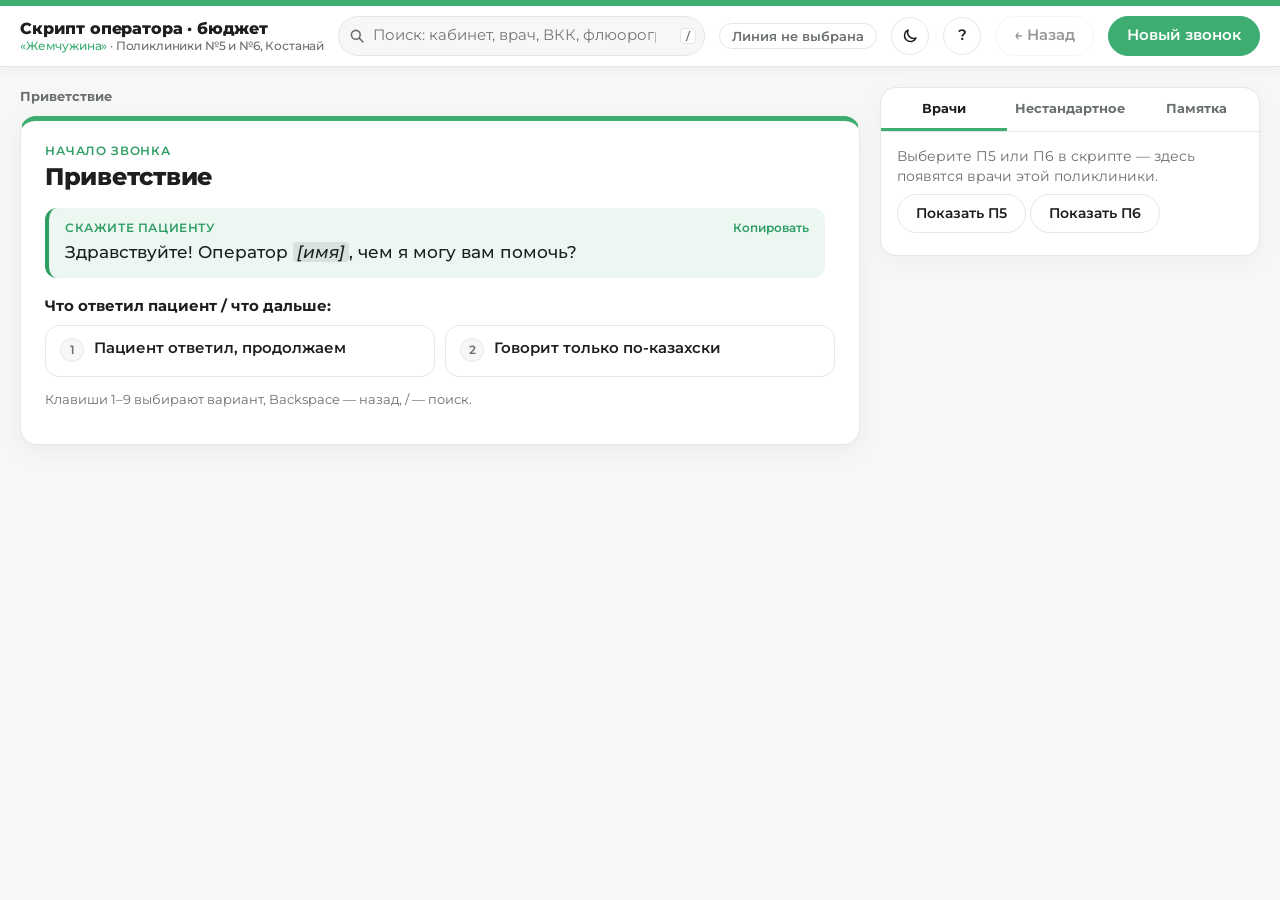
<file: index.html>
<!DOCTYPE html>
<html lang="ru">
<head>
<meta charset="utf-8">
<meta name="robots" content="noindex, nofollow, noarchive">
<meta name="viewport" content="width=device-width, initial-scale=1">
<title>Скрипт оператора П5 и П6</title>
<link rel="preconnect" href="https://fonts.googleapis.com">
<link rel="preconnect" href="https://fonts.gstatic.com" crossorigin>
<link href="https://fonts.googleapis.com/css2?family=Montserrat:wght@400;500;600;700;800&display=swap" rel="stylesheet">
<link rel="stylesheet" href="style.css">
<link rel="stylesheet" href="theme.css">
<script src="theme.js"></script>
<script src="helpview.js"></script>
</head>
<body>
<header class="top">
  <div class="brand"><span>Скрипт оператора · бюджет<small><span class="zh">«Жемчужина»</span> · Поликлиники №5 и №6, Костанай</small></span></div>
  <div class="gs" role="search">
    <svg class="gs-ic" viewBox="0 0 20 20" width="16" height="16" aria-hidden="true"><circle cx="8.5" cy="8.5" r="5.5" fill="none" stroke="currentColor" stroke-width="2"/><path d="M13 13l4.5 4.5" stroke="currentColor" stroke-width="2" stroke-linecap="round"/></svg>
    <input id="gsq" type="search" autocomplete="off" placeholder="Поиск: кабинет, врач, ВКК, флюорография…" aria-label="Поиск по скрипту" aria-controls="gsr" aria-expanded="false">
    <kbd class="gs-k" aria-hidden="true">/</kbd>
    <div id="gsr" class="gsr" role="listbox" hidden></div>
  </div>
  <span id="lineChip" class="chip">Линия не выбрана</span>
  <button id="themeBtn" class="btn themebtn" type="button" aria-label="Сменить тему"></button>
  <button id="helpBtn" class="btn themebtn" type="button" title="Как пользоваться скриптом" aria-label="Как пользоваться скриптом">?</button>
  <button id="backBtn" class="btn" type="button">← Назад</button>
  <button id="newBtn" class="btn primary" type="button">Новый звонок</button>
</header>
<div class="wrap">
  <main>
    <nav id="trail" class="trail" aria-label="Пройденные шаги"></nav>
    <section id="card" class="card" aria-live="polite"></section>
  </main>
  <aside>
    <div class="tabs" role="tablist">
      <button type="button" role="tab" id="tab-doc" aria-selected="true">Врачи</button>
      <button type="button" role="tab" id="tab-odd" aria-selected="false">Нестандартное</button>
      <button type="button" role="tab" id="tab-memo" aria-selected="false">Памятка</button>
    </div>
    <div id="pane" class="pane"></div>
  </aside>
</div>

<script>
/* data.js грузим с меткой времени, чтобы браузер и GitHub не показывали старую версию скрипта после правок */
(function(){var v=Date.now();var d=document.createElement("script");d.src="data.js?v="+v;
d.onload=function(){var b=document.createElement("script");b.src="blocks.js?v="+v;b.onload=function(){var a=document.createElement("script");a.src="app.js?v="+v;document.body.appendChild(a);};document.body.appendChild(b);};
d.onerror=function(){document.getElementById("card").innerHTML="<p>Не удалось загрузить скрипт. Обновите страницу.</p>";};
document.body.appendChild(d);})();
</script>
</body>
</html>
</file>
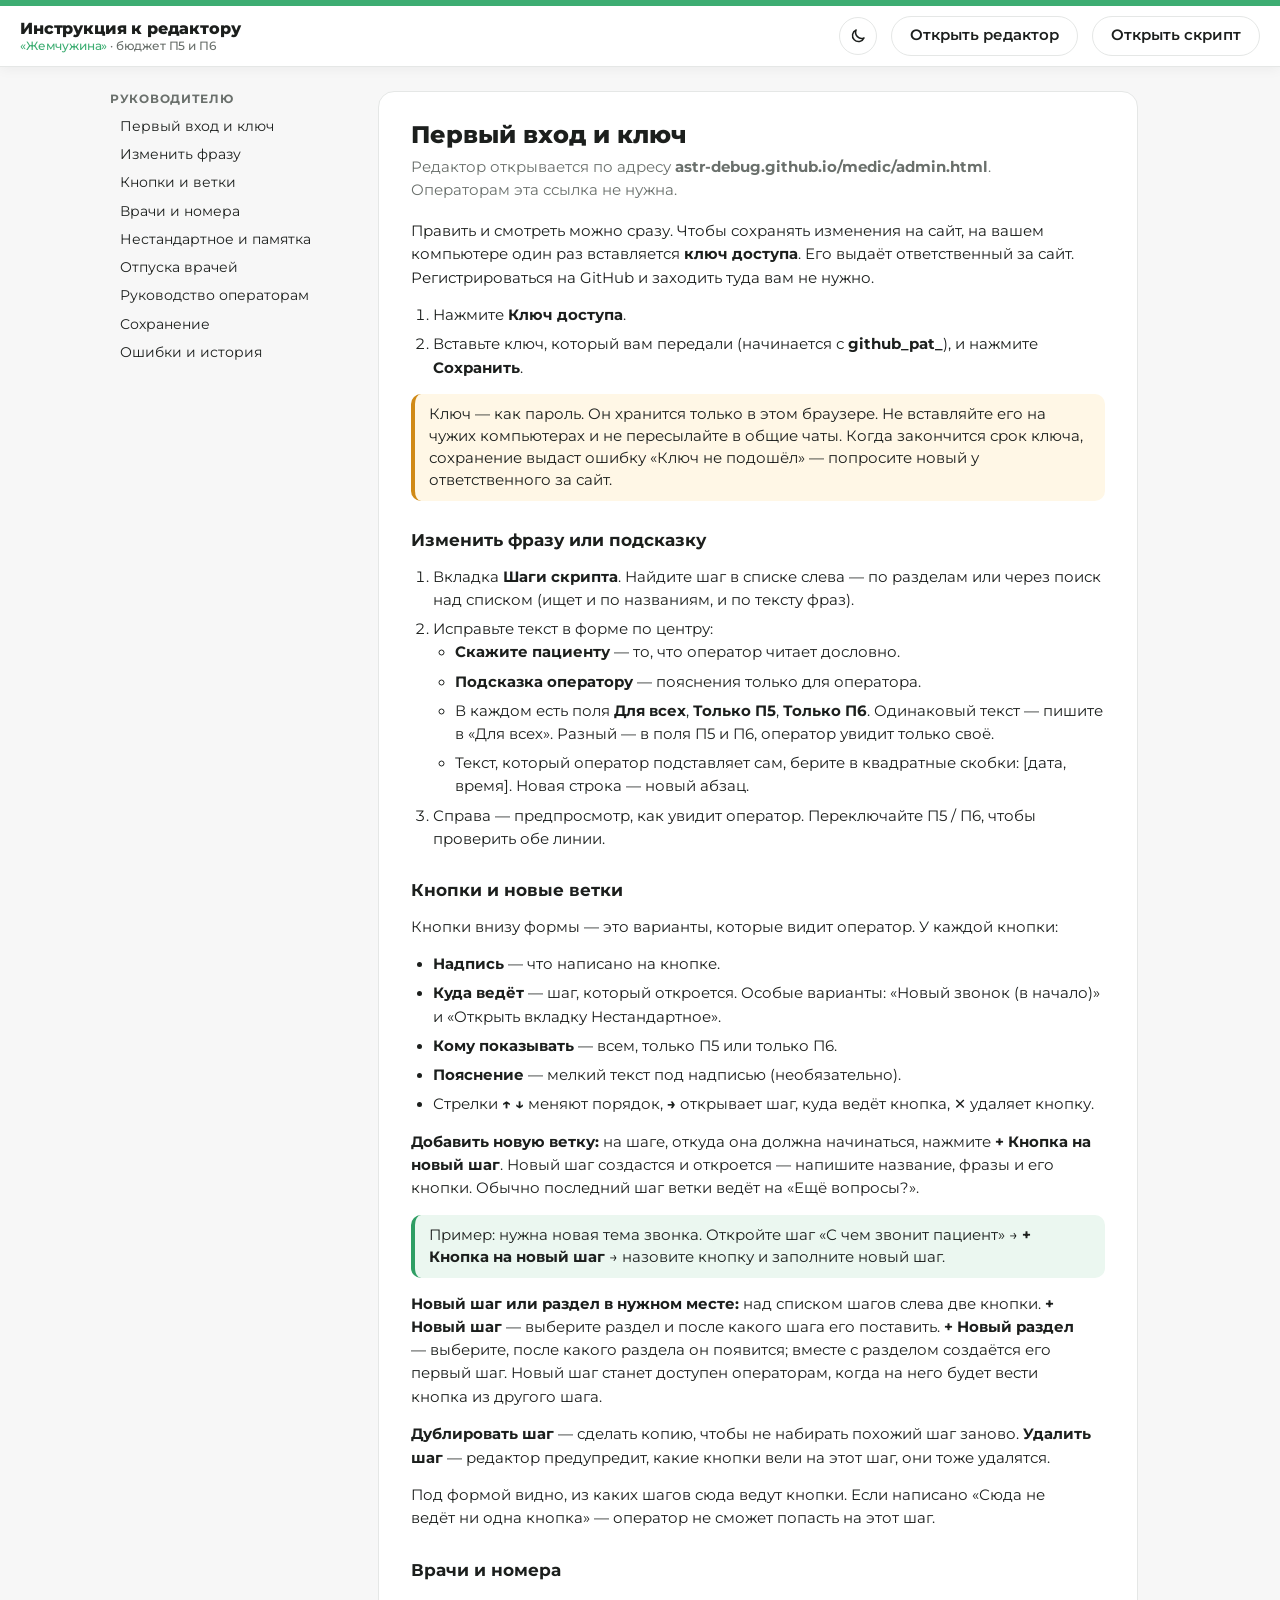
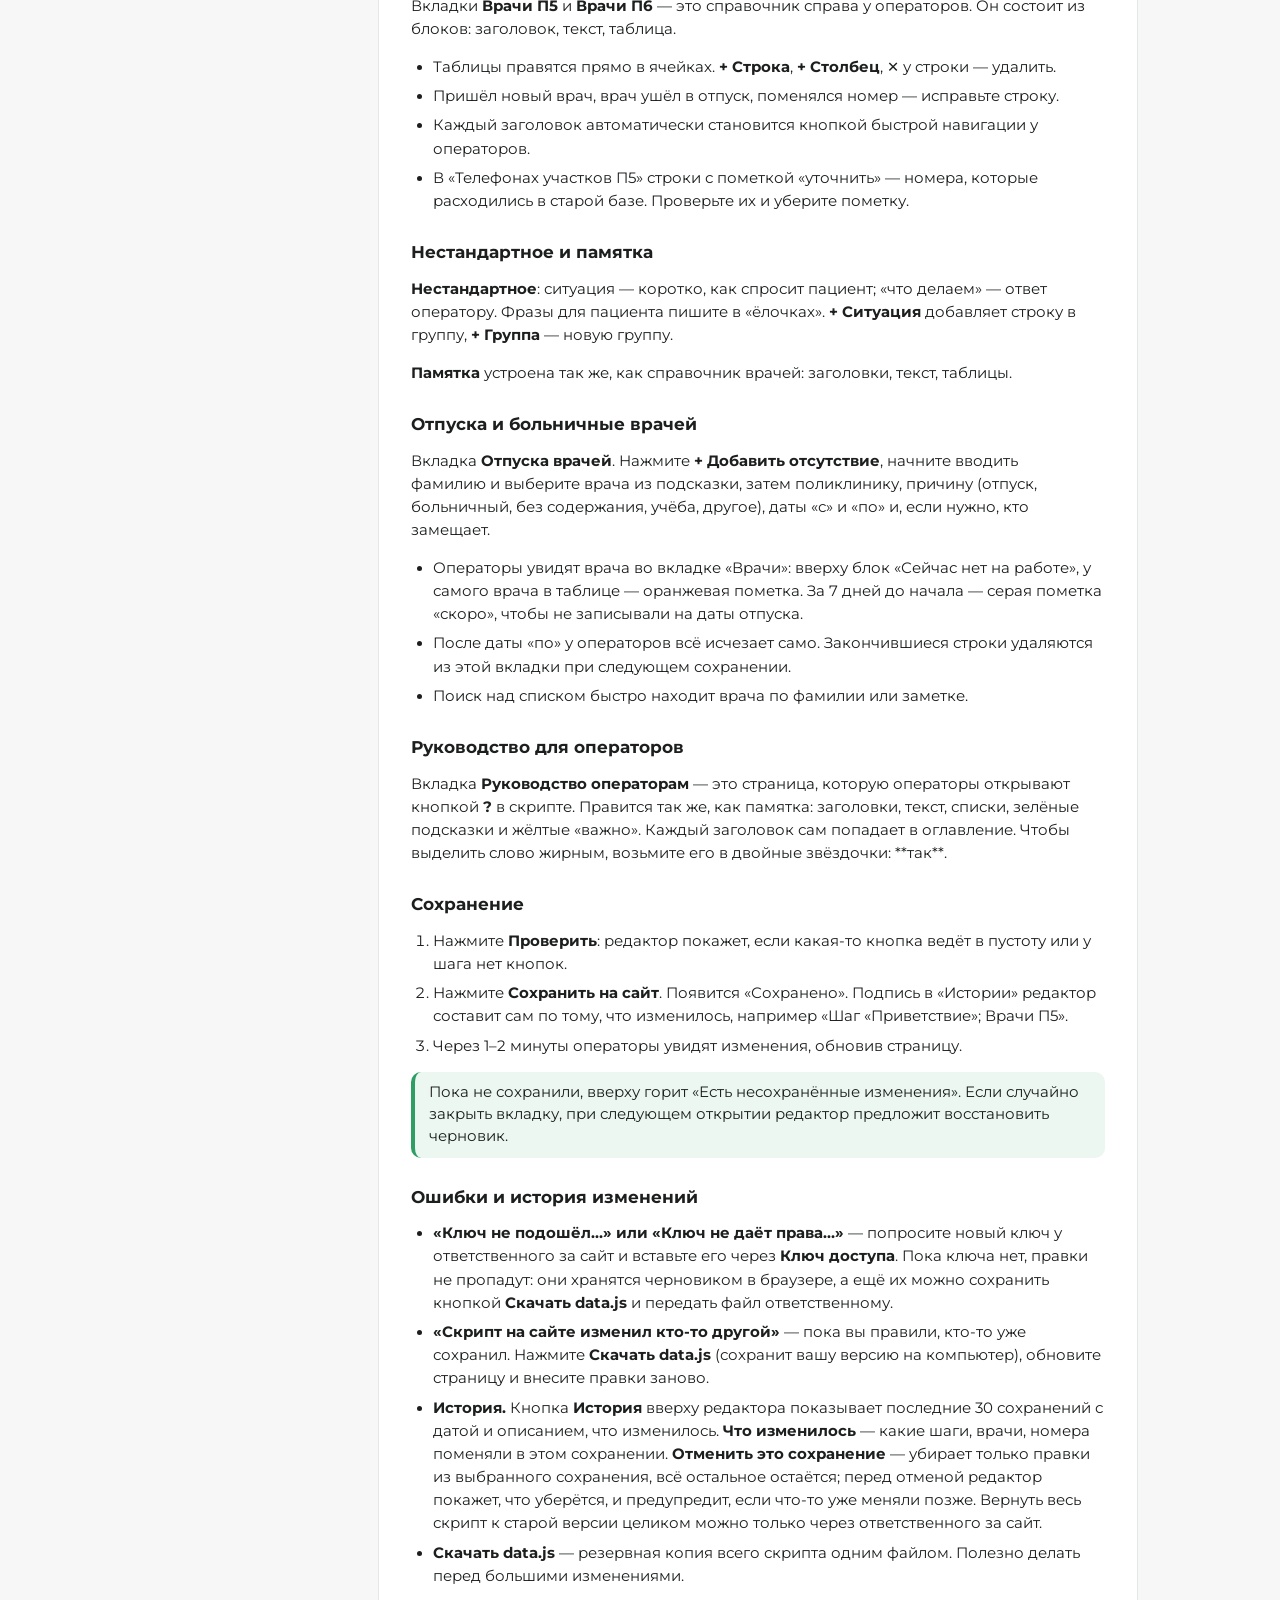
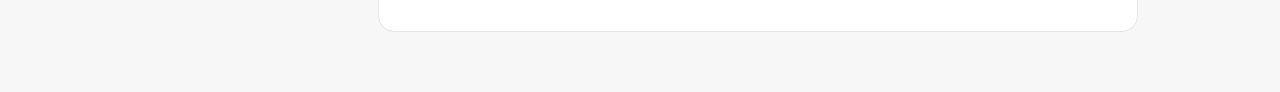
<file: admin-help.html>
<!DOCTYPE html>
<html lang="ru">
<head>
<meta charset="utf-8">
<meta name="robots" content="noindex, nofollow, noarchive">
<meta name="viewport" content="width=device-width, initial-scale=1">
<title>Редактор скрипта: инструкция</title>
<link rel="preconnect" href="https://fonts.googleapis.com">
<link rel="preconnect" href="https://fonts.gstatic.com" crossorigin>
<link href="https://fonts.googleapis.com/css2?family=Montserrat:wght@400;500;600;700;800&display=swap" rel="stylesheet">
<link rel="stylesheet" href="style.css">
<link rel="stylesheet" href="theme.css">
<script src="theme.js"></script>
<style>
/* Руководство: оглавление слева, текст справа; на телефоне — одной колонкой. */
.top .brand{margin-right:auto}
.doc{display:grid;grid-template-columns:240px minmax(0,1fr);gap:28px;max-width:1100px;margin:0 auto;padding:24px 20px 60px}
@media (max-width:860px){.doc{grid-template-columns:1fr}}
.toc{position:sticky;top:90px;align-self:start;font-size:13.5px}
@media (max-width:860px){.toc{position:static}}
.toc p{font:700 12px var(--display);text-transform:uppercase;letter-spacing:.06em;color:var(--muted);margin:14px 0 6px}
.toc p:first-child{margin-top:0}
.toc a{display:block;padding:4px 10px;border-radius:8px;color:var(--ink);text-decoration:none}
.toc a:hover{background:var(--surface)}
article{background:var(--surface);border:1px solid var(--line);border-radius:16px;padding:28px 32px;max-width:760px}
@media (max-width:600px){article{padding:20px}}
article h2{font:800 24px/1.25 var(--display);margin:40px 0 6px;scroll-margin-top:90px;text-wrap:balance}
article h2:first-child{margin-top:0}
article h2 + .lead{color:var(--muted);margin:0 0 18px}
article h3{font:700 17px/1.3 var(--display);margin:28px 0 8px;scroll-margin-top:90px}
article p,article li{line-height:1.6;max-width:68ch}
article ol,article ul{padding-left:22px}
article li{margin-bottom:6px}
kbd{display:inline-block;font:600 12px var(--display);border:1px solid var(--line);border-bottom-width:2px;border-radius:5px;padding:0 6px;background:var(--bg)}
.tip{border-left:4px solid var(--say-line);background:var(--say-bg);border-radius:10px;padding:10px 14px;margin:12px 0}
.warn{border-left:4px solid var(--note-line);background:var(--note-bg);border-radius:10px;padding:10px 14px;margin:12px 0}
.ui{font-weight:700}
.sample{display:inline-block;padding:0 6px;border-radius:5px;font-size:13px;font-weight:700}
.sample.g{background:var(--say-bg);color:var(--say-line)} .sample.y{background:var(--note-bg);color:var(--note-line)} .sample.r{background:var(--danger-soft);color:var(--danger)}
hr{border:0;border-top:1px solid var(--line);margin:40px 0}
</style>
</head>
<body>
<header class="top">
  <div class="brand"><span>Инструкция к редактору<small><span class="zh">«Жемчужина»</span> · бюджет П5 и П6</small></span></div>
  <button id="themeBtn" class="btn themebtn" type="button" aria-label="Сменить тему"></button>
  <a class="btn" href="admin.html">Открыть редактор</a>
  <a class="btn" href="./">Открыть скрипт</a>
</header>

<div class="doc">
<nav class="toc" aria-label="Содержание">
  <p>Руководителю</p>
  <a href="#admin-open">Первый вход и ключ</a>
  <a href="#admin-step">Изменить фразу</a>
  <a href="#admin-buttons">Кнопки и ветки</a>
  <a href="#admin-docs">Врачи и номера</a>
  <a href="#admin-other">Нестандартное и памятка</a>
  <a href="#admin-abs">Отпуска врачей</a>
  <a href="#admin-guide">Руководство операторам</a>
  <a href="#admin-save">Сохранение</a>
  <a href="#admin-errors">Ошибки и история</a>
</nav>

<article>

<h2 id="admin-open">Первый вход и ключ</h2>
<p class="lead">Редактор открывается по адресу <b>astr-debug.github.io/medic/admin.html</b>. Операторам эта ссылка не нужна.</p>
<p>Править и смотреть можно сразу. Чтобы сохранять изменения на сайт, на вашем компьютере один раз вставляется <b>ключ доступа</b>. Его выдаёт ответственный за сайт. Регистрироваться на GitHub и заходить туда вам не нужно.</p>
<ol>
  <li>Нажмите <span class="ui">Ключ доступа</span>.</li>
  <li>Вставьте ключ, который вам передали (начинается с <b>github_pat_</b>), и нажмите <span class="ui">Сохранить</span>.</li>
</ol>
<div class="warn">Ключ — как пароль. Он хранится только в этом браузере. Не вставляйте его на чужих компьютерах и не пересылайте в общие чаты. Когда закончится срок ключа, сохранение выдаст ошибку «Ключ не подошёл» — попросите новый у ответственного за сайт.</div>

<h3 id="admin-step">Изменить фразу или подсказку</h3>
<ol>
  <li>Вкладка <span class="ui">Шаги скрипта</span>. Найдите шаг в списке слева — по разделам или через поиск над списком (ищет и по названиям, и по тексту фраз).</li>
  <li>Исправьте текст в форме по центру:
    <ul>
      <li><span class="ui">Скажите пациенту</span> — то, что оператор читает дословно.</li>
      <li><span class="ui">Подсказка оператору</span> — пояснения только для оператора.</li>
      <li>В каждом есть поля <span class="ui">Для всех</span>, <span class="ui">Только П5</span>, <span class="ui">Только П6</span>. Одинаковый текст — пишите в «Для всех». Разный — в поля П5 и П6, оператор увидит только своё.</li>
      <li>Текст, который оператор подставляет сам, берите в квадратные скобки: [дата, время]. Новая строка — новый абзац.</li>
    </ul>
  </li>
  <li>Справа — предпросмотр, как увидит оператор. Переключайте П5 / П6, чтобы проверить обе линии.</li>
</ol>

<h3 id="admin-buttons">Кнопки и новые ветки</h3>
<p>Кнопки внизу формы — это варианты, которые видит оператор. У каждой кнопки:</p>
<ul>
  <li><b>Надпись</b> — что написано на кнопке.</li>
  <li><b>Куда ведёт</b> — шаг, который откроется. Особые варианты: «Новый звонок (в начало)» и «Открыть вкладку Нестандартное».</li>
  <li><b>Кому показывать</b> — всем, только П5 или только П6.</li>
  <li><b>Пояснение</b> — мелкий текст под надписью (необязательно).</li>
  <li>Стрелки <b>↑ ↓</b> меняют порядок, <b>→</b> открывает шаг, куда ведёт кнопка, <b>✕</b> удаляет кнопку.</li>
</ul>
<p><b>Добавить новую ветку:</b> на шаге, откуда она должна начинаться, нажмите <span class="ui">+ Кнопка на новый шаг</span>. Новый шаг создастся и откроется — напишите название, фразы и его кнопки. Обычно последний шаг ветки ведёт на «Ещё вопросы?».</p>
<div class="tip">Пример: нужна новая тема звонка. Откройте шаг «С чем звонит пациент» → <span class="ui">+ Кнопка на новый шаг</span> → назовите кнопку и заполните новый шаг.</div>
<p><b>Новый шаг или раздел в нужном месте:</b> над списком шагов слева две кнопки. <span class="ui">+ Новый шаг</span> — выберите раздел и после какого шага его поставить. <span class="ui">+ Новый раздел</span> — выберите, после какого раздела он появится; вместе с разделом создаётся его первый шаг. Новый шаг станет доступен операторам, когда на него будет вести кнопка из другого шага.</p>
<p><span class="ui">Дублировать шаг</span> — сделать копию, чтобы не набирать похожий шаг заново. <span class="ui">Удалить шаг</span> — редактор предупредит, какие кнопки вели на этот шаг, они тоже удалятся.</p>
<p>Под формой видно, из каких шагов сюда ведут кнопки. Если написано «Сюда не ведёт ни одна кнопка» — оператор не сможет попасть на этот шаг.</p>

<h3 id="admin-docs">Врачи и номера</h3>
<p>Вкладки <span class="ui">Врачи П5</span> и <span class="ui">Врачи П6</span> — это справочник справа у операторов. Он состоит из блоков: заголовок, текст, таблица.</p>
<ul>
  <li>Таблицы правятся прямо в ячейках. <span class="ui">+ Строка</span>, <span class="ui">+ Столбец</span>, <b>✕</b> у строки — удалить.</li>
  <li>Пришёл новый врач, врач ушёл в отпуск, поменялся номер — исправьте строку.</li>
  <li>Каждый заголовок автоматически становится кнопкой быстрой навигации у операторов.</li>
  <li>В «Телефонах участков П5» строки с пометкой «уточнить» — номера, которые расходились в старой базе. Проверьте их и уберите пометку.</li>
</ul>

<h3 id="admin-other">Нестандартное и памятка</h3>
<p><span class="ui">Нестандартное</span>: ситуация — коротко, как спросит пациент; «что делаем» — ответ оператору. Фразы для пациента пишите в «ёлочках». <span class="ui">+ Ситуация</span> добавляет строку в группу, <span class="ui">+ Группа</span> — новую группу.</p>
<p><span class="ui">Памятка</span> устроена так же, как справочник врачей: заголовки, текст, таблицы.</p>

<h3 id="admin-abs">Отпуска и больничные врачей</h3>
<p>Вкладка <span class="ui">Отпуска врачей</span>. Нажмите <span class="ui">+ Добавить отсутствие</span>, начните вводить фамилию и выберите врача из подсказки, затем поликлинику, причину (отпуск, больничный, без содержания, учёба, другое), даты «с» и «по» и, если нужно, кто замещает.</p>
<ul>
  <li>Операторы увидят врача во вкладке «Врачи»: вверху блок «Сейчас нет на работе», у самого врача в таблице — оранжевая пометка. За 7 дней до начала — серая пометка «скоро», чтобы не записывали на даты отпуска.</li>
  <li>После даты «по» у операторов всё исчезает само. Закончившиеся строки удаляются из этой вкладки при следующем сохранении.</li>
  <li>Поиск над списком быстро находит врача по фамилии или заметке.</li>
</ul>
<h3 id="admin-guide">Руководство для операторов</h3>
<p>Вкладка <span class="ui">Руководство операторам</span> — это страница, которую операторы открывают кнопкой <b>?</b> в скрипте. Правится так же, как памятка: заголовки, текст, списки, зелёные подсказки и жёлтые «важно». Каждый заголовок сам попадает в оглавление. Чтобы выделить слово жирным, возьмите его в двойные звёздочки: **так**.</p>
<h3 id="admin-save">Сохранение</h3>
<ol>
  <li>Нажмите <span class="ui">Проверить</span>: редактор покажет, если какая-то кнопка ведёт в пустоту или у шага нет кнопок.</li>
  <li>Нажмите <span class="ui">Сохранить на сайт</span>. Появится «Сохранено». Подпись в «Истории» редактор составит сам по тому, что изменилось, например «Шаг «Приветствие»; Врачи П5».</li>
  <li>Через 1–2 минуты операторы увидят изменения, обновив страницу.</li>
</ol>
<div class="tip">Пока не сохранили, вверху горит «Есть несохранённые изменения». Если случайно закрыть вкладку, при следующем открытии редактор предложит восстановить черновик.</div>

<h3 id="admin-errors">Ошибки и история изменений</h3>
<ul>
  <li><b>«Ключ не подошёл…» или «Ключ не даёт права…»</b> — попросите новый ключ у ответственного за сайт и вставьте его через <span class="ui">Ключ доступа</span>. Пока ключа нет, правки не пропадут: они хранятся черновиком в браузере, а ещё их можно сохранить кнопкой <span class="ui">Скачать data.js</span> и передать файл ответственному.</li>
  <li><b>«Скрипт на сайте изменил кто-то другой»</b> — пока вы правили, кто-то уже сохранил. Нажмите <span class="ui">Скачать data.js</span> (сохранит вашу версию на компьютер), обновите страницу и внесите правки заново.</li>
  <li><b>История.</b> Кнопка <span class="ui">История</span> вверху редактора показывает последние 30 сохранений с датой и описанием, что изменилось. <span class="ui">Что изменилось</span> — какие шаги, врачи, номера поменяли в этом сохранении. <span class="ui">Отменить это сохранение</span> — убирает только правки из выбранного сохранения, всё остальное остаётся; перед отменой редактор покажет, что уберётся, и предупредит, если что-то уже меняли позже. Вернуть весь скрипт к старой версии целиком можно только через ответственного за сайт.</li>
  <li><span class="ui">Скачать data.js</span> — резервная копия всего скрипта одним файлом. Полезно делать перед большими изменениями.</li>
</ul>
</article>
</div>
</body>
</html>
</file>
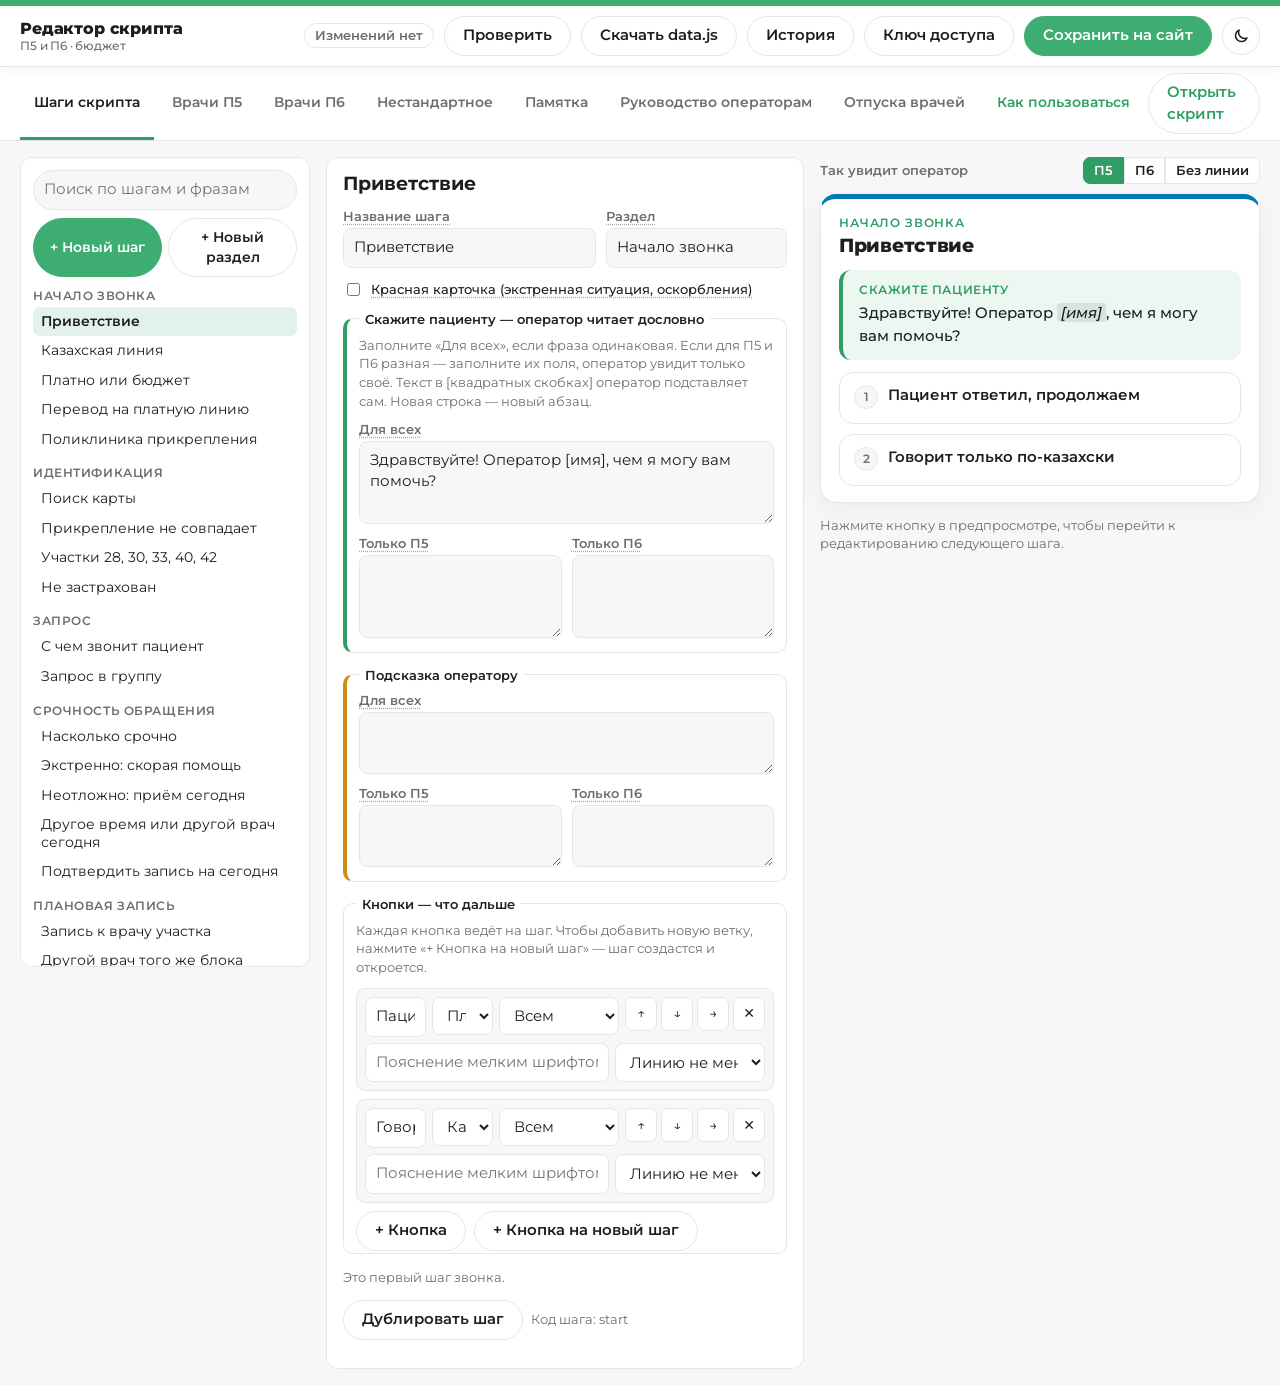
<file: admin.html>
<!DOCTYPE html>
<html lang="ru">
<head>
<meta charset="utf-8">
<meta name="robots" content="noindex, nofollow, noarchive">
<meta name="viewport" content="width=device-width, initial-scale=1">
<title>Редактор скрипта П5 и П6</title>
<link rel="preconnect" href="https://fonts.googleapis.com">
<link rel="preconnect" href="https://fonts.gstatic.com" crossorigin>
<link href="https://fonts.googleapis.com/css2?family=Montserrat:wght@400;500;600;700;800&display=swap" rel="stylesheet">
<link rel="stylesheet" href="style.css">
<link rel="stylesheet" href="theme.css">
<script src="theme.js"></script>
<script src="helpview.js"></script>
<style>
/* Раскладка редактора: вкладки разделов; для шагов — список слева, форма по центру, предпросмотр справа. */
.top{gap:8px 10px}
.top .brand{margin-right:auto}
.state{font:600 12.5px var(--display);padding:4px 10px;border-radius:999px;border:1px solid var(--line);color:var(--muted)}
.state.dirty{color:var(--note-line);border-color:var(--note-line);background:var(--note-bg)}
.state.ok{color:var(--say-line);border-color:var(--say-line);background:var(--say-bg)}
.state.err{color:var(--danger);border-color:var(--danger);background:var(--danger-soft)}
.atabs{display:flex;gap:4px;padding:0 20px;background:var(--surface);border-bottom:1px solid var(--line);overflow-x:auto}
.atabs button{border:0;background:none;padding:11px 14px;cursor:pointer;font:600 14px var(--display);color:var(--muted);border-bottom:3px solid transparent;white-space:nowrap}
.atabs button[aria-selected="true"]{color:var(--ink);border-bottom-color:var(--accent)}
.banner{margin:14px 20px 0;padding:10px 14px;border-radius:10px;background:var(--note-bg);border:1px solid var(--note-line);display:flex;flex-wrap:wrap;gap:8px 12px;align-items:center}
.banner.err{background:var(--danger-soft);border-color:var(--danger)}
.banner.ok{background:var(--say-bg);border-color:var(--say-line)}
.banner span{margin-right:auto}
.ed{display:grid;grid-template-columns:290px minmax(0,1fr) minmax(0,440px);gap:16px;padding:16px 20px;align-items:start}
@media (max-width:1250px){.ed{grid-template-columns:260px minmax(0,1fr)}.ed .pv{grid-column:2}}
@media (max-width:760px){.ed{grid-template-columns:1fr}.ed .pv{grid-column:auto}}
.panel{background:var(--surface);border:1px solid var(--line);border-radius:12px;padding:14px 16px}
.list{position:sticky;top:70px;max-height:calc(100vh - 90px);overflow:auto;padding:12px}
@media (max-width:760px){.list{position:static;max-height:50vh}}
.list .search{margin-bottom:8px}
.list .grp{margin:12px 0 4px}
.si{display:block;width:100%;text-align:left;border:0;background:none;padding:6px 8px;border-radius:7px;cursor:pointer;font-size:13.5px;line-height:1.3}
.si:hover{background:var(--bg)}
.si[aria-current="true"]{background:color-mix(in srgb,var(--accent) 14%,var(--surface));font-weight:600}
.si .warn{color:var(--danger);font-weight:700}
h2{font:700 19px/1.3 var(--display);margin:0 0 12px}
.f{display:grid;gap:4px;margin:0 0 12px}
.f label,.lbl{font:600 12.5px var(--display);color:var(--muted)}
.f input,.f textarea,.f select,.inp{width:100%;padding:8px 10px;border:1px solid var(--line);border-radius:8px;background:var(--bg);color:var(--ink);font:inherit}
textarea{resize:vertical;min-height:44px;line-height:1.45}
.row3{display:grid;grid-template-columns:repeat(3,minmax(0,1fr));gap:10px}
@media (max-width:1000px){.row3{grid-template-columns:1fr}}
fieldset{border:1px solid var(--line);border-radius:10px;padding:10px 12px 2px;margin:0 0 14px}
legend{font:600 13px var(--display);padding:0 6px}
fieldset.fs-say{border-left:4px solid var(--say-line)} fieldset.fs-note{border-left:4px solid var(--note-line)}
.help{font-size:12.5px;color:var(--muted);margin:0 0 10px}
.ob{display:grid;grid-template-columns:minmax(0,1.3fr) minmax(0,1.3fr) 120px auto;gap:6px;align-items:start;padding:8px;border:1px solid var(--line);border-radius:9px;margin-bottom:8px;background:var(--bg)}
.ob .more{grid-column:1/-1;display:grid;grid-template-columns:minmax(0,1.3fr) 150px;gap:6px}
@media (max-width:1000px){.ob{grid-template-columns:1fr}.ob .more{grid-template-columns:1fr}}
.ob .inp{background:var(--surface)}
.ob .inp.bad{border-color:var(--danger)}
.ib{display:flex;gap:4px}
.ib button,.mini{border:1px solid var(--line);background:var(--surface);border-radius:7px;min-width:32px;height:34px;cursor:pointer;font-size:14px}
.ib button:hover,.mini:hover{border-color:var(--accent)}
.ib button.del:hover{border-color:var(--danger);color:var(--danger)}
.acts{display:flex;flex-wrap:wrap;gap:8px;margin:6px 0 14px}
.btn.danger{color:var(--danger)} .btn.danger:hover{border-color:var(--danger)}
.links{font-size:13px;color:var(--muted)}
.links button{border:0;background:none;color:var(--accent);cursor:pointer;padding:0;text-decoration:underline;font-size:13px}
.pv{position:sticky;top:70px}
@media (max-width:760px){.pv{position:static}}
.pvbar{display:flex;gap:6px;align-items:center;margin-bottom:10px;flex-wrap:wrap}
.pvbar .lbl{margin-right:auto}
.seg button{border:1px solid var(--line);background:var(--surface);padding:5px 10px;cursor:pointer;font:600 12.5px var(--display)}
.seg button:first-child{border-radius:7px 0 0 7px}.seg button:last-child{border-radius:0 7px 7px 0}
.seg button[aria-pressed="true"]{background:var(--accent);color:var(--accent-ink);border-color:var(--accent)}
.pv .card{padding:16px 18px}
.pv h1{font-size:19px;margin-bottom:12px}
.pv .say p{font-size:15px}
.pv .opts{grid-template-columns:1fr}
.pv .opt.p5,.pv .opt.p6{min-height:52px;font-size:16px}
.wide{padding:16px 20px;display:grid;grid-template-columns:minmax(0,1fr) minmax(0,420px);gap:16px;align-items:start}
@media (max-width:1000px){.wide{grid-template-columns:1fr}}
.blk{border:1px solid var(--line);border-radius:10px;padding:10px;margin-bottom:10px;background:var(--bg)}
.blk-h{display:flex;align-items:center;gap:8px;margin-bottom:8px}
.blk-h .lbl{margin-right:auto}
.tg{display:grid;gap:4px;overflow-x:auto}
.tr{display:grid;gap:4px;align-items:start}
.tr .inp{padding:6px 8px;font-size:13.5px;background:var(--surface)}
.tr.head .inp{font-weight:600}
.addrow{display:flex;flex-wrap:wrap;gap:8px;margin-top:6px}
.grpbox{border:1px solid var(--line);border-radius:12px;padding:12px;margin-bottom:14px;background:var(--surface)}
.oddi{display:grid;grid-template-columns:minmax(0,1fr) minmax(0,1.4fr) auto;gap:6px;margin-bottom:6px;align-items:start}
@media (max-width:800px){.oddi{grid-template-columns:1fr}}
.modal{position:fixed;inset:0;background:rgba(10,16,22,.45);display:none;align-items:flex-start;justify-content:center;padding:6vh 16px;z-index:20;overflow:auto}
.modal.open{display:flex}
.modal .panel{max-width:640px;width:100%;padding:20px 22px}
.modal ol{padding-left:20px;margin:6px 0 12px}
.modal li{margin-bottom:4px;font-size:14px}
.chk li button{border:0;background:none;color:var(--accent);cursor:pointer;text-decoration:underline;padding:0;font:inherit}
.chk .hard{color:var(--danger)}
.modal .panel.wide-m{max-width:860px}
.hl-list{display:grid;gap:8px;margin:10px 0}
.hl-item{border:1px solid var(--line);border-radius:12px;padding:10px 14px;background:var(--bg)}
.hl-top{display:flex;flex-wrap:wrap;gap:6px 12px;align-items:center}
.hl-top b{font-weight:700}
.hl-top .when{color:var(--muted);font-size:13px;font-variant-numeric:tabular-nums}
.hl-top .acts2{margin-left:auto;display:flex;gap:6px}
.hl-top .acts2 .btn{padding:5px 12px;font-size:13px}
.hl-item.cur{border:2px solid var(--say-line);background:var(--say-bg)}
.hl-item.cur .hl-cur{background:var(--say-line);color:#fff}
.hl-cur{font:600 11.5px var(--display);color:var(--say-line);background:var(--say-bg);border-radius:999px;padding:2px 8px}
.diff{margin-top:8px;font-size:13.5px}
.diff ul{margin:4px 0;padding-left:20px}
.diff .add{color:var(--say-line)} .diff .del{color:var(--danger)}

/* Подсказки при наведении */
#tip{border:1px solid rgba(255,255,255,.18);position:fixed;z-index:50;max-width:320px;padding:8px 11px;border-radius:9px;background:#1c1f1d;color:#fff;font:500 12.5px/1.45 var(--body);box-shadow:0 6px 20px rgba(0,0,0,.25);pointer-events:none;opacity:0;transition:opacity .12s}
#tip.on{opacity:1}
label[data-tip],.lbl[data-tip],legend[data-tip]{cursor:help;text-decoration:underline dotted color-mix(in srgb,var(--muted) 60%,transparent);text-underline-offset:3px}
.add2{display:grid;grid-template-columns:1fr 1fr;gap:6px}
.add2 .btn{padding:8px 6px;font-size:13.5px}
.abs-top{display:flex;flex-wrap:wrap;gap:8px;align-items:center;margin-bottom:12px}
.abs-top .sw{position:relative;flex:1 1 260px}
.abs-gsr{width:min(680px,100%)}
.abs-gsr .absbadge{margin-top:0}
.abs-gsr .gi .act{display:none}
.abs-gsr .gi[aria-selected="true"] .act,.abs-gsr .gi:hover .act{display:block}
.abs-top .search{width:100%;margin:0}
.abs-sug{position:absolute;top:calc(100% + 6px);left:0;right:0;z-index:12;background:var(--surface);border:1px solid var(--line);border-radius:12px;box-shadow:0 12px 32px rgba(0,0,0,.16);max-height:340px;overflow:auto;padding:6px}
.abs-sug button{display:flex;gap:10px;align-items:baseline;width:100%;text-align:left;border:0;background:none;padding:8px 10px;border-radius:8px;cursor:pointer;font:inherit;color:var(--ink)}
.abs-sug button[aria-selected="true"],.abs-sug button:hover{background:color-mix(in srgb,var(--accent) 11%,var(--surface))}
.abs-sug small{color:var(--muted);font-size:12.5px}
.abs-sug .st{margin-left:auto;font:600 11px var(--display);color:#b45309;white-space:nowrap}
.abs-sug .hint2{padding:6px 10px 4px;margin:0;font-size:12px;color:var(--muted)}
.abs-row{display:grid;grid-template-columns:minmax(150px,1.4fr) 70px 140px 140px 140px minmax(140px,1.4fr) auto;gap:6px;align-items:center;padding:8px;border:1px solid var(--line);border-radius:10px;margin-bottom:6px;background:var(--bg)}
.abs-row .inp{padding:7px 9px;background:var(--surface)}
.abs-row.now{border-color:#f59e0b;background:color-mix(in srgb,#f59e0b 9%,var(--bg))}
.abs-row.past{opacity:.6}
.abs-head{display:grid;grid-template-columns:minmax(150px,1.4fr) 70px 140px 140px 140px minmax(140px,1.4fr) auto;gap:6px;padding:0 9px 4px;font:600 12px var(--display);color:var(--muted)}
@media (max-width:1100px){.abs-row,.abs-head{grid-template-columns:1fr 1fr}.abs-head{display:none}}
.pill{display:inline-block;font:700 11px var(--display);border-radius:999px;padding:2px 8px;margin-left:6px}
.pill.now{background:#f59e0b;color:#1f1300}.pill.soon{background:var(--surface);border:1px solid var(--line);color:var(--muted)}.pill.past{background:var(--surface);color:var(--muted)}
.abs-grp{font:700 13px var(--display);margin:16px 0 6px}
.prevpane{max-height:calc(100vh - 140px);overflow:auto;position:sticky;top:70px}
</style>
</head>
<body>
<header class="top">
  <div class="brand">Редактор скрипта<small>П5 и П6 · бюджет</small></div>
  <span id="state" class="state">Загрузка…</span>
  <button id="bCheck" class="btn" type="button">Проверить</button>
  <button id="bDl" class="btn" type="button">Скачать data.js</button>
  <button id="bHist" class="btn" type="button">История</button>
  <button id="bSet" class="btn" type="button">Ключ доступа</button>
  <button id="bSave" class="btn primary" type="button">Сохранить на сайт</button>
  <button id="themeBtn" class="btn themebtn" type="button" aria-label="Сменить тему"></button>
</header>
<nav class="atabs" role="tablist">
  <button type="button" data-v="steps">Шаги скрипта</button>
  <button type="button" data-v="p5">Врачи П5</button>
  <button type="button" data-v="p6">Врачи П6</button>
  <button type="button" data-v="odd">Нестандартное</button>
  <button type="button" data-v="memo">Памятка</button>
  <button type="button" data-v="help">Руководство операторам</button>
  <button type="button" data-v="abs">Отпуска врачей</button>
  <button type="button" id="bHelp" class="btn" style="margin:6px 0 6px auto;align-self:center;color:var(--accent)">Как пользоваться</button>
  <a class="btn" href="./" target="_blank" rel="noopener" style="margin:6px 0;text-decoration:none;align-self:center;color:var(--accent)">Открыть скрипт</a>
</nav>
<div id="banners"></div>
<div id="view"></div>

<div id="modal" class="modal" role="dialog" aria-modal="true"><div class="panel" id="modalBody"></div></div>

<script src="serialize.js"></script>
<script src="blocks.js"></script>
<script>
/* ============ состояние ============ */
let D=null, base="", dirty=false, cur="start", view="steps", pline="p5", listQ="";
const LS_GH="medic-admin-gh", LS_DRAFT="medic-admin-draft";
const $=s=>document.querySelector(s);
const esc=s=>String(s??"").replace(/[&<>"]/g,c=>({"&":"&amp;","<":"&lt;",">":"&gt;",'"':"&quot;"}[c]));
const fmt=s=>esc(s).replace(/\[([^\]]+)\]/g,'<span class="ph">[$1]</span>');
const SPECIAL={"NEW":"↺ Новый звонок (в начало)","PANEL:odd":"Открыть вкладку «Нестандартное»"};

function ls(k,v){try{if(v===undefined)return localStorage.getItem(k);if(v===null)localStorage.removeItem(k);else localStorage.setItem(k,v);}catch(e){return null}}
function cfg(){let g={};try{g=JSON.parse(ls(LS_GH)||"{}")}catch(e){}return{owner:g.owner||"astr-debug",repo:g.repo||"medic",branch:g.branch||"main",token:g.token||""};}
function b64dec(s){const bin=atob(s.replace(/\s/g,""));const u=new Uint8Array(bin.length);for(let i=0;i<bin.length;i++)u[i]=bin.charCodeAt(i);return new TextDecoder().decode(u);}
function b64enc(s){const u=new TextEncoder().encode(s);let bin="";for(let i=0;i<u.length;i+=0x8000)bin+=String.fromCharCode.apply(null,u.subarray(i,i+0x8000));return btoa(bin);}
function parse(text){return new Function(text+"\n;return {S:S,DOCTORS:DOCTORS,ODD:ODD,MEMO:MEMO,HELP:(typeof HELP!==\"undefined\"?HELP:[]),ABSENT:(typeof ABSENT!==\"undefined\"?ABSENT:[])};")();}
function setState(t,cls){const e=$("#state");e.textContent=t;e.className="state"+(cls?" "+cls:"");}
function banner(html,cls,actions){const b=document.createElement("div");b.className="banner"+(cls?" "+cls:"");b.innerHTML=`<span>${html}</span>`;(actions||[]).forEach(([l,f,primary])=>{const x=document.createElement("button");x.type="button";x.className="btn"+(primary?" primary":"");x.textContent=l;x.onclick=()=>{f();b.remove();};b.appendChild(x);});const c=document.createElement("button");c.type="button";c.className="btn";c.textContent="Скрыть";c.onclick=()=>b.remove();b.appendChild(c);$("#banners").prepend(b);return b;}

/* ============ загрузка ============ */
async function load(){
  const c=cfg(); let text=null;
  if(c.token){
    try{
      const r=await fetch(`https://api.github.com/repos/${c.owner}/${c.repo}/contents/data.js?ref=${encodeURIComponent(c.branch)}`,{headers:{Authorization:"Bearer "+c.token,Accept:"application/vnd.github+json"},cache:"no-store"});
      if(!r.ok) throw new Error(r.status);
      text=b64dec((await r.json()).content);
    }catch(e){banner("Ключ доступа не подошёл ("+esc(e.message)+"). Пока открыта версия с сайта — смотреть и править можно, сохранить нельзя. Попросите новый ключ у ответственного за сайт.","err");}
  }
  if(text===null){const r=await fetch("data.js?v="+Date.now(),{cache:"no-store"});text=await r.text();}
  D=parse(text); base=text; dirty=false;
  D.DOCTORS=D.DOCTORS||{p5:[],p6:[]}; D.DOCTORS.p5=D.DOCTORS.p5||[]; D.DOCTORS.p6=D.DOCTORS.p6||[]; D.ODD=D.ODD||[]; D.MEMO=D.MEMO||[]; D.HELP=D.HELP||[]; D.ABSENT=D.ABSENT||[];
  setState("Изменений нет");
  const dr=ls(LS_DRAFT);
  if(dr){try{const d=JSON.parse(dr); if(serializeData(d.data)!==text){
    banner(`Есть несохранённый черновик от ${new Date(d.t).toLocaleString("ru-RU")}.`,"",[["Восстановить черновик",()=>{D=d.data;markDirty();go(view);},true],["Удалить черновик",()=>ls(LS_DRAFT,null)]]);
  } else ls(LS_DRAFT,null);}catch(e){ls(LS_DRAFT,null);}}
  go(view);
}
function markDirty(){dirty=true;setState("Есть несохранённые изменения","dirty");clearTimeout(markDirty.t);markDirty.t=setTimeout(()=>ls(LS_DRAFT,JSON.stringify({t:Date.now(),data:D})),400);}
window.addEventListener("beforeunload",e=>{if(dirty){e.preventDefault();e.returnValue="";}});

/* ============ вкладки ============ */
function go(v){view=v;document.querySelectorAll(".atabs [data-v]").forEach(b=>b.setAttribute("aria-selected",String(b.dataset.v===v)));
  if(v==="steps")renderSteps(); else if(v==="p5"||v==="p6")renderBlocks(D.DOCTORS[v],"Вкладка «Врачи» — "+(v==="p5"?"П5":"П6")); else if(v==="memo")renderBlocks(D.MEMO,"Вкладка «Памятка»"); else if(v==="abs")renderAbs(); else if(v==="help")renderBlocks(D.HELP,"Руководство для операторов (кнопка «?» в скрипте)",{h:"h3",doc:true}); else renderOdd();}
document.querySelectorAll(".atabs [data-v]").forEach(b=>b.onclick=()=>go(b.dataset.v));

/* ============ шаги ============ */
const parts=v=>{if(!v)return{a:"",p5:"",p6:""};if(typeof v==="string")return{a:v,p5:"",p6:""};return{a:v.a||"",p5:v.p5||"",p6:v.p6||""};};
const pack=o=>{const a=o.a.trim(),p5=o.p5.trim(),p6=o.p6.trim();if(!a&&!p5&&!p6)return undefined;if(!p5&&!p6)return a;const r={};if(a)r.a=a;if(p5)r.p5=p5;if(p6)r.p6=p6;return r;};
function incoming(id){const r=[];for(const[k,v]of Object.entries(D.S))(v.opts||[]).forEach(o=>{if(o[1]===id)r.push(k);});return [...new Set(r)];}
function dead(st){return (st.opts||[]).some(o=>!(o[1] in SPECIAL)&&!D.S[o[1]]);}
function stepOptions(sel){
  const groups={};for(const[k,v]of Object.entries(D.S))(groups[v.kick||"Без раздела"]=groups[v.kick||"Без раздела"]||[]).push([k,v]);
  let h=`<option value="" ${!sel?"selected":""}>— выберите шаг —</option><optgroup label="Особые">`+Object.entries(SPECIAL).map(([k,l])=>`<option value="${k}" ${sel===k?"selected":""}>${esc(l)}</option>`).join("")+`</optgroup>`;
  for(const[g,list]of Object.entries(groups))h+=`<optgroup label="${esc(g)}">`+list.map(([k,v])=>`<option value="${esc(k)}" ${sel===k?"selected":""}>${esc(v.t||k)}</option>`).join("")+`</optgroup>`;
  if(sel&&!(sel in SPECIAL)&&!D.S[sel])h+=`<option value="${esc(sel)}" selected>⚠ шаг «${esc(sel)}» не найден</option>`;
  return h;
}
function newId(){let i;do{i="step_"+Math.random().toString(36).slice(2,8);}while(D.S[i]);return i;}

function renderSteps(){
  if(!D.S[cur])cur="start";
  $("#view").innerHTML=`<div class="ed"><div class="panel list" id="slist"></div><div class="panel" id="sform"></div><div class="pv" id="spv"></div></div>`;
  renderList();renderForm();renderPreview();
}
function renderList(){
  const q=listQ.trim().toLowerCase();const groups={};
  for(const[k,v]of Object.entries(D.S)){const hay=(v.t+" "+k+" "+JSON.stringify(v.say||"")+" "+JSON.stringify(v.note||"")).toLowerCase();if(q&&!hay.includes(q))continue;(groups[v.kick||"Без раздела"]=groups[v.kick||"Без раздела"]||[]).push([k,v]);}
  let h=`<input class="search" id="lq" type="search" placeholder="Поиск по шагам и фразам" value="${esc(listQ)}"><div class="add2"><button type="button" class="btn primary" id="addStep">+ Новый шаг</button><button type="button" class="btn" id="addSec">+ Новый раздел</button></div>`;
  for(const[g,list]of Object.entries(groups))h+=`<p class="grp">${esc(g)}</p>`+list.map(([k,v])=>`<button type="button" class="si" data-id="${esc(k)}" aria-current="${k===cur}">${dead(v)?'<span class="warn" title="Кнопка ведёт на несуществующий шаг">! </span>':""}${esc(v.t||k)}</button>`).join("");
  if(!Object.keys(groups).length)h+=`<p class="empty">Ничего не нашлось.</p>`;
  const el=$("#slist");el.innerHTML=h;
  const lq=el.querySelector("#lq");lq.oninput=()=>{listQ=lq.value;renderList();const n=$("#lq");n.focus();n.setSelectionRange(n.value.length,n.value.length);};
  el.querySelector("#addStep").onclick=openNewStep;
  el.querySelector("#addSec").onclick=openNewSection;
  el.querySelectorAll(".si").forEach(b=>b.onclick=()=>{cur=b.dataset.id;renderSteps();window.scrollTo({top:0});});
}
function ta(id,label,val,rows){return `<div class="f"><label for="${id}">${label}</label><textarea id="${id}" rows="${rows||2}">${esc(val)}</textarea></div>`;}
function renderForm(){
  const st=D.S[cur];const say=parts(st.say),note=parts(st.note);const inc=incoming(cur);
  const kicks=[...new Set(Object.values(D.S).map(v=>v.kick).filter(Boolean))];
  let h=`<h2>${esc(st.t||"Шаг")}</h2>
  <div class="row3" style="grid-template-columns:minmax(0,1.4fr) minmax(0,1fr)"><div class="f"><label for="f_t">Название шага</label><input id="f_t" value="${esc(st.t)}"></div>
  <div class="f"><label for="f_k">Раздел</label><input id="f_k" list="kicks" value="${esc(st.kick||"")}"><datalist id="kicks">${kicks.map(k=>`<option value="${esc(k)}">`).join("")}</datalist></div></div>
  <div class="f" style="grid-template-columns:auto 1fr;align-items:center;gap:8px"><input type="checkbox" id="f_d" ${st.danger?"checked":""} style="width:auto"><label for="f_d" style="font-weight:500;color:var(--ink)">Красная карточка (экстренная ситуация, оскорбления)</label></div>
  <fieldset class="fs-say"><legend>Скажите пациенту — оператор читает дословно</legend>
  <p class="help">Заполните «Для всех», если фраза одинаковая. Если для П5 и П6 разная — заполните их поля, оператор увидит только своё. Текст в [квадратных скобках] оператор подставляет сам. Новая строка — новый абзац.</p>
  ${ta("s_a","Для всех",say.a,3)}<div class="row3" style="grid-template-columns:1fr 1fr">${ta("s_p5","Только П5",say.p5,3)}${ta("s_p6","Только П6",say.p6,3)}</div></fieldset>
  <fieldset class="fs-note"><legend>Подсказка оператору</legend>
  ${ta("n_a","Для всех",note.a,2)}<div class="row3" style="grid-template-columns:1fr 1fr">${ta("n_p5","Только П5",note.p5,2)}${ta("n_p6","Только П6",note.p6,2)}</div></fieldset>
  <fieldset><legend>Кнопки — что дальше</legend>
  <p class="help">Каждая кнопка ведёт на шаг. Чтобы добавить новую ветку, нажмите «+ Кнопка на новый шаг» — шаг создастся и откроется.</p>
  <div id="optsBox"></div>
  <div class="addrow"><button type="button" class="btn" id="addOpt">+ Кнопка</button><button type="button" class="btn" id="addOptNew">+ Кнопка на новый шаг</button></div></fieldset>
  <p class="links">${cur==="start"?"Это первый шаг звонка.":inc.length?"Сюда ведут кнопки из шагов: "+inc.map(k=>`<button type="button" data-go="${esc(k)}">${esc(D.S[k].t||k)}</button>`).join(", "):"<b style='color:var(--danger)'>Сюда не ведёт ни одна кнопка</b> — оператор не сможет попасть на этот шаг."}</p>
  <div class="acts"><button type="button" class="btn" id="dup">Дублировать шаг</button>${cur!=="start"?`<button type="button" class="btn danger" id="delStep">Удалить шаг</button>`:""}<span class="links" style="align-self:center">Код шага: ${esc(cur)}</span></div>`;
  const f=$("#sform");f.innerHTML=h;
  const upd=()=>{st.t=$("#f_t").value;st.kick=$("#f_k").value;if($("#f_d").checked)st.danger=1;else delete st.danger;
    const s=pack({a:$("#s_a").value,p5:$("#s_p5").value,p6:$("#s_p6").value});if(s===undefined)delete st.say;else st.say=s;
    const n=pack({a:$("#n_a").value,p5:$("#n_p5").value,p6:$("#n_p6").value});if(n===undefined)delete st.note;else st.note=n;
    f.querySelector("h2").textContent=st.t||"Шаг";markDirty();renderPreview();const li=document.querySelector(`.si[data-id="${CSS.escape(cur)}"]`);if(li)li.textContent=st.t||cur;};
  ["f_t","f_k","s_a","s_p5","s_p6","n_a","n_p5","n_p6"].forEach(i=>$("#"+i).addEventListener("input",upd));
  $("#f_d").addEventListener("change",upd);
  renderOpts();
  $("#addOpt").onclick=()=>{(st.opts=st.opts||[]).push(["",""]);markDirty();renderOpts();renderPreview();const ins=$("#optsBox").querySelectorAll(".lab");ins[ins.length-1].focus();};
  $("#addOptNew").onclick=()=>{const id=newId();D.S[id]={t:"Новый шаг",kick:st.kick||"",say:"",opts:[["Дальше","close"]]};(st.opts=st.opts||[]).push(["Новая кнопка",id]);cur=id;markDirty();renderSteps();setTimeout(()=>{const t=$("#f_t");t.focus();t.select();},0);};
  f.querySelectorAll("[data-go]").forEach(b=>b.onclick=()=>{cur=b.dataset.go;renderSteps();});
  $("#dup").onclick=()=>{const id=newId();D.S[id]=JSON.parse(JSON.stringify(st));D.S[id].t=(st.t||"")+" (копия)";cur=id;markDirty();renderSteps();};
  const del=$("#delStep");if(del)del.onclick=()=>{
    const msg=inc.length?`На этот шаг ведут кнопки из ${inc.length} шаг(ов): ${inc.map(k=>"«"+(D.S[k].t||k)+"»").join(", ")}. Эти кнопки тоже будут удалены. Удалить шаг «${st.t}»?`:`Удалить шаг «${st.t}»?`;
    if(!confirm(msg))return;
    delete D.S[cur];for(const v of Object.values(D.S))if(v.opts)v.opts=v.opts.filter(o=>o[1]!==cur);
    cur=inc[0]||"start";markDirty();renderSteps();};
}
function renderOpts(){
  const st=D.S[cur];const box=$("#optsBox");const opts=st.opts||[];
  box.innerHTML=opts.length?opts.map((o,i)=>{const x=o[2]||{};const bad=!o[1]||(!(o[1] in SPECIAL)&&!D.S[o[1]]);return `<div class="ob" data-i="${i}">
    <input class="inp lab" aria-label="Надпись на кнопке" placeholder="Надпись на кнопке" value="${esc(o[0])}">
    <select class="inp tgt${bad?" bad":""}" aria-label="Куда ведёт">${stepOptions(o[1])}</select>
    <select class="inp shw" aria-label="Кому показывать"><option value="">Всем</option><option value="p5" ${x.only==="p5"?"selected":""}>Только П5</option><option value="p6" ${x.only==="p6"?"selected":""}>Только П6</option></select>
    <div class="ib"><button type="button" class="up" title="Выше" aria-label="Выше">↑</button><button type="button" class="dn" title="Ниже" aria-label="Ниже">↓</button><button type="button" class="jmp" title="Открыть этот шаг" aria-label="Открыть шаг">→</button><button type="button" class="del" title="Удалить кнопку" aria-label="Удалить кнопку">✕</button></div>
    <div class="more"><input class="inp sub" placeholder="Пояснение мелким шрифтом (необязательно)" aria-label="Пояснение" value="${esc(x.sub||"")}">
    <select class="inp lin" aria-label="Выбирает линию"><option value="">Линию не меняет</option><option value="p5" ${x.line==="p5"?"selected":""}>Выбирает линию П5</option><option value="p6" ${x.line==="p6"?"selected":""}>Выбирает линию П6</option></select></div></div>`;}).join(""):`<p class="empty">Кнопок нет — оператор застрянет на этом шаге.</p>`;
  box.querySelectorAll(".ob").forEach(row=>{
    const i=+row.dataset.i;const o=opts[i];
    const sync=()=>{o[0]=row.querySelector(".lab").value;o[1]=row.querySelector(".tgt").value;const x={};const sh=row.querySelector(".shw").value,li=row.querySelector(".lin").value,su=row.querySelector(".sub").value.trim();
      if(sh)x.only=sh;if(li)x.line=li;if(su)x.sub=su;if(o[1]==="NEW")x.end=1;if(Object.keys(x).length)o[2]=x;else o.length=2;
      row.querySelector(".tgt").classList.toggle("bad",!o[1]||(!(o[1] in SPECIAL)&&!D.S[o[1]]));markDirty();renderPreview();};
    row.querySelectorAll("input").forEach(e=>e.addEventListener("input",sync));
    row.querySelectorAll("select").forEach(e=>e.addEventListener("change",sync));
    row.querySelector(".up").onclick=()=>{if(i>0){[opts[i-1],opts[i]]=[opts[i],opts[i-1]];markDirty();renderOpts();renderPreview();}};
    row.querySelector(".dn").onclick=()=>{if(i<opts.length-1){[opts[i+1],opts[i]]=[opts[i],opts[i+1]];markDirty();renderOpts();renderPreview();}};
    row.querySelector(".del").onclick=()=>{opts.splice(i,1);markDirty();renderOpts();renderPreview();};
    row.querySelector(".jmp").onclick=()=>{if(D.S[o[1]]){cur=o[1];renderSteps();window.scrollTo({top:0});}};
  });
}
function pick(v,line){if(!v)return[];if(typeof v==="string")return[v];const out=[];if(v.a)out.push(v.a);if(line&&v[line])out.push(v[line]);if(!line){if(v.p5)out.push("П5: "+v.p5);if(v.p6)out.push("П6: "+v.p6);}return out;}
const paras=l=>l.flatMap(x=>x.split("\n")).map(p=>`<p>${fmt(p)}</p>`).join("");
function renderPreview(){
  const st=D.S[cur];const line=pline||null;const say=pick(st.say,line),note=pick(st.note,line);
  const opts=(st.opts||[]).filter(o=>!(o[2]&&o[2].only&&o[2].only!==line));
  let h=`<div class="pvbar"><span class="lbl">Так увидит оператор</span><div class="seg">${[["p5","П5"],["p6","П6"],["","Без линии"]].map(([v,l])=>`<button type="button" data-l="${v}" aria-pressed="${pline===v}">${l}</button>`).join("")}</div></div>
  <div class="card${st.danger?" danger":line?" "+line:""}"><p class="kicker">${esc(st.kick||"")}</p><h1>${esc(st.t||"")}</h1>`;
  if(say.length)h+=`<div class="block say"><h3>Скажите пациенту</h3>${paras(say)}</div>`;
  if(note.length)h+=`<div class="block ${st.danger&&!say.length?"danger-block":"note"}"><h3>Оператору</h3>${paras(note)}</div>`;
  if(opts.length){h+=`<div class="opts">`+opts.map((o,i)=>{const x=o[2]||{};const cls=x.line?x.line:x.end?"end":"";return `<button type="button" class="opt ${cls}" data-t="${esc(o[1])}" title="Открыть шаг в редакторе">${!x.line?`<span class="k">${i+1}</span>`:""}<span>${esc(o[0]||"(без надписи)")}${x.sub?`<small>${esc(x.sub)}</small>`:""}</span></button>`;}).join("")+`</div>`;}
  h+=`</div><p class="hint">Нажмите кнопку в предпросмотре, чтобы перейти к редактированию следующего шага.</p>`;
  const el=$("#spv");el.innerHTML=h;
  el.querySelectorAll("[data-l]").forEach(b=>b.onclick=()=>{pline=b.dataset.l;renderPreview();});
  el.querySelectorAll(".opt").forEach(b=>b.onclick=()=>{const t=b.dataset.t;if(D.S[t]){const o=(st.opts||[]).find(z=>z[1]===t);if(o&&o[2]&&o[2].line)pline=o[2].line;cur=t;renderSteps();window.scrollTo({top:0});}});
}

/* ============ блоки: врачи и памятка ============ */
function renderBlocks(list,title,popt){
  $("#view").innerHTML=`<div class="wide"><div class="panel"><h2>${esc(title)}</h2><p class="help">Блоки: заголовок, текст, список, подсказка, таблица. Порядок меняется стрелками. Справа — как увидит оператор. **Жирный текст** — в двух звёздочках. В списке каждый пункт с новой строки.</p><div id="blks"></div>
  <div class="addrow"><button type="button" class="btn" data-add="h">+ Заголовок</button><button type="button" class="btn" data-add="p">+ Текст</button><button type="button" class="btn" data-add="l">+ Список</button><button type="button" class="btn" data-add="tip">+ Подсказка (зелёная)</button><button type="button" class="btn" data-add="warn">+ Важно (жёлтая)</button><button type="button" class="btn" data-add="t">+ Таблица</button></div></div>
  <div class="panel prevpane"><p class="lbl" style="margin:0 0 8px">Так увидит оператор</p><div id="bpv" class="pane" style="padding:0"></div></div></div>`;
  const pv=()=>{$("#bpv").innerHTML=blocksHtml(list,popt);};
  const draw=()=>{
    $("#blks").innerHTML=list.map((b,i)=>{const kind=b.h!=null?"Заголовок":b.p!=null?"Текст":b.list!=null?"Список — каждый пункт с новой строки":b.tip!=null?"Подсказка (зелёная)":b.warn!=null?"Важно (жёлтая)":"Таблица";let body="";
      if(b.h!=null)body=`<input class="inp v" value="${esc(b.h)}" aria-label="Заголовок">`;
      else if(b.p!=null)body=`<textarea class="inp v" rows="3" aria-label="Текст">${esc(b.p)}</textarea>`;
      else if(b.list!=null||b.tip!=null||b.warn!=null){const k=b.list!=null?"list":b.tip!=null?"tip":"warn";body=`<textarea class="inp v" data-k="${k}" rows="4" aria-label="${k==="list"?"Пункты списка":"Текст"}">${esc(b[k])}</textarea>`;}
      else{const t=b.table;const n=Math.max(t.head.length,...t.rows.map(r=>r.length),1);const cols=`grid-template-columns:repeat(${n},minmax(110px,1fr)) 34px`;
        body=`<div class="tg">${t.head.length?`<div class="tr head" style="${cols}">${Array.from({length:n},(_,c)=>`<input class="inp hc" data-c="${c}" value="${esc(t.head[c]||"")}" aria-label="Заголовок столбца ${c+1}">`).join("")}<span></span></div>`:""}
        ${t.rows.map((r,ri)=>`<div class="tr" style="${cols}">${Array.from({length:n},(_,c)=>`<textarea class="inp rc" rows="1" data-r="${ri}" data-c="${c}" aria-label="Строка ${ri+1}, столбец ${c+1}">${esc(r[c]||"")}</textarea>`).join("")}<button type="button" class="mini rdel" data-r="${ri}" title="Удалить строку" aria-label="Удалить строку">✕</button></div>`).join("")}</div>
        <div class="addrow"><button type="button" class="btn radd">+ Строка</button><button type="button" class="btn cadd">+ Столбец</button>${n>1?`<button type="button" class="btn cdel">− Последний столбец</button>`:""}</div>`;}
      return `<div class="blk" data-i="${i}"><div class="blk-h"><span class="lbl">${kind}</span><div class="ib"><button type="button" class="up" aria-label="Выше">↑</button><button type="button" class="dn" aria-label="Ниже">↓</button><button type="button" class="del" aria-label="Удалить блок">✕</button></div></div>${body}</div>`;}).join("")||`<p class="empty">Пусто. Добавьте блок кнопками ниже.</p>`;
    $("#blks").querySelectorAll(".blk").forEach(el=>{const i=+el.dataset.i;const b=list[i];
      const v=el.querySelector(".v");if(v)v.addEventListener("input",()=>{if(v.dataset.k)b[v.dataset.k]=v.value;else if(b.h!=null)b.h=v.value;else b.p=v.value;markDirty();pv();});
      el.querySelectorAll(".hc").forEach(x=>x.addEventListener("input",()=>{b.table.head[+x.dataset.c]=x.value;markDirty();pv();}));
      el.querySelectorAll(".rc").forEach(x=>x.addEventListener("input",()=>{const r=b.table.rows[+x.dataset.r];r[+x.dataset.c]=x.value;markDirty();pv();}));
      el.querySelectorAll(".rdel").forEach(x=>x.onclick=()=>{b.table.rows.splice(+x.dataset.r,1);markDirty();draw();});
      const ra=el.querySelector(".radd");if(ra)ra.onclick=()=>{const n=Math.max(b.table.head.length,...b.table.rows.map(r=>r.length),1);b.table.rows.push(Array(n).fill(""));markDirty();draw();};
      const ca=el.querySelector(".cadd");if(ca)ca.onclick=()=>{if(b.table.head.length)b.table.head.push("");b.table.rows.forEach(r=>r.push(""));if(!b.table.head.length&&!b.table.rows.length)b.table.rows.push([""]);markDirty();draw();};
      const cd=el.querySelector(".cdel");if(cd)cd.onclick=()=>{const n=Math.max(b.table.head.length,...b.table.rows.map(r=>r.length));if(b.table.head.length>=n)b.table.head.length=n-1;b.table.rows.forEach(r=>{if(r.length>=n)r.length=n-1;});markDirty();draw();};
      el.querySelector(".up").onclick=()=>{if(i>0){[list[i-1],list[i]]=[list[i],list[i-1]];markDirty();draw();}};
      el.querySelector(".dn").onclick=()=>{if(i<list.length-1){[list[i+1],list[i]]=[list[i],list[i+1]];markDirty();draw();}};
      el.querySelector(".del").onclick=()=>{if(confirm("Удалить этот блок?")){list.splice(i,1);markDirty();draw();}};
    });
    pv();
  };
  document.querySelectorAll("[data-add]").forEach(b=>b.onclick=()=>{const k=b.dataset.add;list.push(k==="h"?{h:""}:k==="p"?{p:""}:k==="l"?{list:""}:k==="tip"?{tip:""}:k==="warn"?{warn:""}:{table:{head:["Участки","Врач","Заметки"],rows:[["","",""]]}});markDirty();draw();const all=$("#blks").querySelectorAll(".blk");all[all.length-1].scrollIntoView({block:"center"});const f=all[all.length-1].querySelector("input,textarea");if(f)f.focus();});
  draw();
}

/* ============ нестандартное ============ */
function renderOdd(){
  $("#view").innerHTML=`<div style="padding:16px 20px;max-width:1100px"><div class="panel"><h2>Вкладка «Нестандартное»</h2><p class="help">Ситуация — коротко, как спросит пациент. Что делаем — ответ оператору; фразы для пациента пишите в «ёлочках».</p><div id="oddBox"></div><div class="addrow"><button type="button" class="btn" id="addGrp">+ Группа</button></div></div></div>`;
  const draw=()=>{
    $("#oddBox").innerHTML=D.ODD.map(([g,items],gi)=>`<div class="grpbox" data-g="${gi}"><div class="blk-h"><input class="inp gname" value="${esc(g)}" aria-label="Название группы" style="font-weight:600"><div class="ib"><button type="button" class="gup" aria-label="Группу выше">↑</button><button type="button" class="gdn" aria-label="Группу ниже">↓</button><button type="button" class="gdel del" aria-label="Удалить группу">✕</button></div></div>
      ${items.map(([q,a],ii)=>`<div class="oddi" data-i="${ii}"><textarea class="inp q" rows="2" aria-label="Ситуация">${esc(q)}</textarea><textarea class="inp a" rows="2" aria-label="Что делаем">${esc(a)}</textarea><div class="ib"><button type="button" class="up" aria-label="Выше">↑</button><button type="button" class="dn" aria-label="Ниже">↓</button><button type="button" class="del" aria-label="Удалить">✕</button></div></div>`).join("")}
      <button type="button" class="btn addI">+ Ситуация</button></div>`).join("");
    $("#oddBox").querySelectorAll(".grpbox").forEach(gb=>{const gi=+gb.dataset.g;const grp=D.ODD[gi];
      gb.querySelector(".gname").addEventListener("input",e=>{grp[0]=e.target.value;markDirty();});
      gb.querySelector(".gup").onclick=()=>{if(gi>0){[D.ODD[gi-1],D.ODD[gi]]=[D.ODD[gi],D.ODD[gi-1]];markDirty();draw();}};
      gb.querySelector(".gdn").onclick=()=>{if(gi<D.ODD.length-1){[D.ODD[gi+1],D.ODD[gi]]=[D.ODD[gi],D.ODD[gi+1]];markDirty();draw();}};
      gb.querySelector(".gdel").onclick=()=>{if(confirm(`Удалить группу «${grp[0]}» со всеми ситуациями?`)){D.ODD.splice(gi,1);markDirty();draw();}};
      gb.querySelector(".addI").onclick=()=>{grp[1].push(["",""]);markDirty();draw();const q=document.querySelectorAll(`.grpbox[data-g="${gi}"] .q`);q[q.length-1].focus();};
      gb.querySelectorAll(".oddi").forEach(r=>{const ii=+r.dataset.i;const it=grp[1][ii];
        r.querySelector(".q").addEventListener("input",e=>{it[0]=e.target.value;markDirty();});
        r.querySelector(".a").addEventListener("input",e=>{it[1]=e.target.value;markDirty();});
        r.querySelector(".up").onclick=()=>{if(ii>0){[grp[1][ii-1],grp[1][ii]]=[grp[1][ii],grp[1][ii-1]];markDirty();draw();}};
        r.querySelector(".dn").onclick=()=>{if(ii<grp[1].length-1){[grp[1][ii+1],grp[1][ii]]=[grp[1][ii],grp[1][ii+1]];markDirty();draw();}};
        r.querySelector(".del").onclick=()=>{grp[1].splice(ii,1);markDirty();draw();};});
    });
  };
  $("#addGrp").onclick=()=>{D.ODD.push(["Новая группа",[["",""]]]);markDirty();draw();};
  draw();
}

/* ============ проверка ============ */
function validate(){
  const pr=[];const reach=new Set(["start"]);
  for(const[k,v]of Object.entries(D.S)){
    if(!String(v.t||"").trim())pr.push({hard:1,id:k,m:"у шага нет названия"});
    if(!(v.opts||[]).length)pr.push({id:k,m:"нет ни одной кнопки — оператор застрянет"});
    (v.opts||[]).forEach((o,i)=>{if(!String(o[0]||"").trim())pr.push({hard:1,id:k,m:`кнопка №${i+1} без надписи`});
      if(!o[1])pr.push({hard:1,id:k,m:`кнопка «${o[0]||i+1}» никуда не ведёт`});
      else if(!(o[1] in SPECIAL)&&!D.S[o[1]])pr.push({hard:1,id:k,m:`кнопка «${o[0]}» ведёт на несуществующий шаг`});
      else reach.add(o[1]);});
  }
  for(const k of Object.keys(D.S))if(!reach.has(k))pr.push({id:k,m:"на этот шаг не ведёт ни одна кнопка"});
  if(!D.S.start)pr.push({hard:1,id:null,m:"нет первого шага (start)"});
  (D.ABSENT||[]).forEach((x,i)=>{const who=x.who||"строка "+(i+1);
    if(!String(x.who||"").trim())pr.push({hard:1,id:null,m:`Отпуска врачей: в строке ${i+1} не выбран врач`});
    if(!x.from||!x.to)pr.push({hard:1,id:null,m:`Отпуска врачей: у «${who}» не указаны даты`});
    else if(x.from>x.to)pr.push({hard:1,id:null,m:`Отпуска врачей: у «${who}» дата «с» позже даты «по»`});});
  return pr;
}
function showCheck(pr,title){
  modal(`<h2>${esc(title||"Проверка")}</h2>${pr.length?`<ol class="chk">${pr.map(p=>`<li class="${p.hard?"hard":""}">${p.id?`<button type="button" data-id="${esc(p.id)}">${esc((D.S[p.id]&&D.S[p.id].t)||p.id)}</button>: `:""}${esc(p.m)}${p.hard?" — <b>ошибка</b>":""}</li>`).join("")}</ol><p class="help">Красным — ошибки, с ними сохранить нельзя. Остальное — предупреждения.</p>`:`<p>Ошибок нет: все кнопки ведут на существующие шаги.</p>`}<div class="acts"><button type="button" class="btn primary" data-close>Закрыть</button></div>`);
  $("#modalBody").querySelectorAll("[data-id]").forEach(b=>b.onclick=()=>{closeModal();cur=b.dataset.id;go("steps");});
}
$("#bCheck").onclick=()=>showCheck(validate());

/* ============ модальное окно ============ */
function modal(html){$("#modalBody").classList.remove("wide-m");$("#modalBody").innerHTML=html;$("#modal").classList.add("open");$("#modalBody").querySelectorAll("[data-close]").forEach(b=>b.onclick=closeModal);const f=$("#modalBody").querySelector("input,button");if(f)f.focus();}
function closeModal(){$("#modal").classList.remove("open");}
$("#modal").addEventListener("click",e=>{if(e.target.id==="modal")closeModal();});
document.addEventListener("keydown",e=>{if(e.key==="Escape")closeModal();});

/* ============ доступ к GitHub ============ */
function openSettings(lead){
  const c=cfg();
  modal(`<h2>Ключ доступа</h2>${lead?`<p>${esc(lead)}</p>`:""}
  <p class="help">Ключ выдаёт ответственный за сайт. Он хранится только в этом браузере. На чужом компьютере не сохраняйте.</p>
  <div class="f"><label for="g_t">Ключ доступа</label><input id="g_t" type="password" autocomplete="off" value="${esc(c.token)}" placeholder="github_pat_…"></div>
  <details><summary>Для того, кто выдаёт ключ: как его создать</summary><ol>
  <li>Войдите на github.com в аккаунт владельца репозитория.</li>
  <li>Фото профиля → <b>Settings</b> → внизу слева <b>Developer settings</b> → <b>Personal access tokens</b> → <b>Fine-grained tokens</b> → <b>Generate new token</b>.</li>
  <li>Название — любое, например «Редактор скрипта». Срок — до года.</li>
  <li><b>Repository access</b> → <b>Only select repositories</b> → выберите <b>${esc(c.repo)}</b>.</li>
  <li><b>Permissions</b> → <b>Contents</b> → <b>Read and write</b>.</li>
  <li><b>Generate token</b>, скопируйте ключ и вставьте сюда.</li></ol></details>
  <details><summary>Репозиторий</summary><div class="row3"><div class="f"><label for="g_o">Владелец</label><input id="g_o" value="${esc(c.owner)}"></div><div class="f"><label for="g_r">Репозиторий</label><input id="g_r" value="${esc(c.repo)}"></div><div class="f"><label for="g_b">Ветка</label><input id="g_b" value="${esc(c.branch)}"></div></div></details>
  <div class="acts"><button type="button" class="btn primary" id="g_save">Сохранить</button><button type="button" class="btn" id="g_del">Удалить ключ из браузера</button><button type="button" class="btn" data-close>Отмена</button></div>`);
  $("#g_save").onclick=()=>{ls(LS_GH,JSON.stringify({token:$("#g_t").value.trim(),owner:$("#g_o").value.trim(),repo:$("#g_r").value.trim(),branch:$("#g_b").value.trim()}));closeModal();banner("Ключ сохранён в этом браузере.","ok");};
  $("#g_del").onclick=()=>{const c2=cfg();ls(LS_GH,JSON.stringify({owner:c2.owner,repo:c2.repo,branch:c2.branch}));closeModal();banner("Ключ удалён из браузера.","ok");};
}
$("#bSet").onclick=()=>openSettings();

/* ============ история сохранений ============ */
function ghHeaders(){const c=cfg();const H={Accept:"application/vnd.github+json"};if(c.token)H.Authorization="Bearer "+c.token;return H;}
async function ghFileAt(ref){const c=cfg();const r=await fetch(`https://api.github.com/repos/${c.owner}/${c.repo}/contents/data.js?ref=${encodeURIComponent(ref)}`,{headers:ghHeaders(),cache:"no-store"});if(!r.ok)throw new Error("GitHub ответил "+r.status);const j=await r.json();return {text:b64dec(j.content),sha:j.sha};}
const verCache={};
async function dataAt(ref){if(!verCache[ref])verCache[ref]=ghFileAt(ref).then(f=>({text:f.text,d:parse(f.text)}));return verCache[ref];}
/* Что изменилось между двумя версиями — по-человечески */
function summarize(a,b){
  const out=[];const t=st=>(st&&st.t)||"(без названия)";
  const A=a.S||{},B=b.S||{};
  const added=Object.keys(B).filter(k=>!A[k]).map(k=>t(B[k]));
  const removed=Object.keys(A).filter(k=>!B[k]).map(k=>t(A[k]));
  const changed=Object.keys(B).filter(k=>A[k]&&JSON.stringify(A[k])!==JSON.stringify(B[k])).map(k=>t(B[k]));
  if(changed.length)out.push(["Изменены шаги",changed,""]);
  if(added.length)out.push(["Добавлены шаги",added,"add"]);
  if(removed.length)out.push(["Удалены шаги",removed,"del"]);
  const rows=list=>{const r=[];let h="";(list||[]).forEach(x=>{if(x.h!=null){h=x.h;r.push("Заголовок: "+x.h);}else if(x.p!=null)r.push(x.p);else if(x.list!=null)x.list.split("\n").forEach(l=>l.trim()&&r.push(l));else if(x.tip!=null)r.push(x.tip);else if(x.warn!=null)r.push(x.warn);else if(x.table)(x.table.rows||[]).forEach(row=>r.push((h?h+": ":"")+row.filter(Boolean).join(" · ")));});return r.map(x=>String(x).replace(/\*\*/g,""));};
  const blk=(name,la,lb)=>{const ra=rows(la),rb=rows(lb);const sa=new Set(ra),sb=new Set(rb);const plus=rb.filter(x=>!sa.has(x)),minus=ra.filter(x=>!sb.has(x));
    if(plus.length||minus.length){const items=[...minus.slice(0,6).map(x=>["del","было: "+x]),...plus.slice(0,6).map(x=>["add","стало: "+x])];const more=Math.max(0,minus.length-6)+Math.max(0,plus.length-6);out.push([name,items,"mix",more]);}
    else if(JSON.stringify(la)!==JSON.stringify(lb))out.push([name,["изменён порядок"],""]);};
  blk("Врачи П5",(a.DOCTORS||{}).p5,(b.DOCTORS||{}).p5);
  blk("Врачи П6",(a.DOCTORS||{}).p6,(b.DOCTORS||{}).p6);
  const odd=o=>(o||[]).map(([g,items])=>({h:g,list:items.map(([q,x])=>q+" — "+x).join("\n")}));
  blk("Нестандартное",odd(a.ODD),odd(b.ODD));
  blk("Памятка",a.MEMO,b.MEMO);
  blk("Руководство операторам",a.HELP||[],b.HELP||[]);
  const absRows=l=>[{list:(l||[]).map(x=>`${x.who} (${x.line==="p6"?"П6":"П5"}) — ${(x.kind||"").toLowerCase()} ${fmtDay(x.from)}–${fmtDay(x.to)}${x.note?" · "+x.note:""}`).join("\n")}];
  blk("Отпуска врачей",absRows(a.ABSENT),absRows(b.ABSENT));
  return out;
}
function summaryHtml(sm){
  if(!sm.length)return `<p class="help" style="margin:0">Содержимое не отличается.</p>`;
  return sm.map(([name,items,kind,more])=>`<div><b>${esc(name)}</b><ul>${items.map(x=>Array.isArray(x)?`<li class="${x[0]}">${esc(x[1])}</li>`:`<li class="${kind==="add"?"add":kind==="del"?"del":""}">${esc(x)}</li>`).join("")}${more?`<li>…и ещё ${more}</li>`:""}</ul></div>`).join("");
}
let histList=[], histTop=null;
async function openHistory(){
  modal(`<h2>История сохранений</h2><p class="help">Загружаю…</p>`);$("#modalBody").classList.add("wide-m");
  const c=cfg();
  try{
    const r=await fetch(`https://api.github.com/repos/${c.owner}/${c.repo}/commits?path=data.js&sha=${encodeURIComponent(c.branch)}&per_page=100`,{headers:ghHeaders(),cache:"no-store"});
    if(!r.ok)throw new Error("GitHub ответил "+r.status);
    const all=await r.json();
    /* Показываем только сохранения из редактора: технические обновления сайта (автор «Claude») скрываем */
    histList=all.filter(cm=>((cm.commit.author||{}).name||"")!=="Claude").slice(0,30);
    /* Текущая версия — последнее сохранение из редактора (технические обновления сайта не в счёт) */
    histTop=histList.length?histList[0].sha:null;
  }catch(e){modal(`<h2>История сохранений</h2><p>Не удалось загрузить историю: ${esc(e.message)}. Проверьте интернет или ключ доступа.</p><div class="acts"><button type="button" class="btn" data-close>Закрыть</button></div>`);$("#modalBody").classList.add("wide-m");return;}
  const fmtD=iso=>new Date(iso).toLocaleString("ru-RU",{day:"2-digit",month:"2-digit",year:"numeric",hour:"2-digit",minute:"2-digit"});
  modal(`<h2>История сохранений</h2>
  <p class="help">Последние 30 сохранений из редактора, сверху новые. «Что изменилось» — что поменяли в этом сохранении. «Отменить это сохранение» — убирает только правки из этого сохранения, всё остальное, в том числе более поздние изменения, остаётся. Отмена тоже записывается в историю, и её можно отменить так же.</p>
  <div class="hl-list">${histList.length?"":`<p class="empty">Сохранений из редактора пока нет.</p>`}${histList.map((cm,i)=>`<div class="hl-item${cm.sha===histTop?" cur":""}" data-i="${i}"><div class="hl-top"><b>${esc((cm.commit.message||"").split("\n")[0])}</b><span class="when">${fmtD(cm.commit.committer.date)}</span>${cm.sha===histTop?`<span class="hl-cur">✓ сейчас на сайте</span>`:""}
    <span class="acts2"><button type="button" class="btn hd">Что изменилось</button>${i<histList.length-1||cm.parents&&cm.parents.length?`<button type="button" class="btn hr">Отменить это сохранение</button>`:""}</span></div><div class="diff" hidden></div></div>`).join("")}</div>
  <div class="acts"><button type="button" class="btn" data-close>Закрыть</button></div>`);
  $("#modalBody").classList.add("wide-m");
  $("#modalBody").querySelectorAll(".hl-item").forEach(el=>{const i=+el.dataset.i;const cm=histList[i];const box=el.querySelector(".diff");
    el.querySelector(".hd").onclick=async()=>{if(!box.hidden){box.hidden=true;return;}box.hidden=false;box.innerHTML=`<p class="help" style="margin:0">Сравниваю…</p>`;
      try{const cur=await dataAt(cm.sha);const par=cm.parents&&cm.parents[0]?await dataAt(cm.parents[0].sha).catch(()=>null):null;
        box.innerHTML=par?summaryHtml(summarize(par.d,cur.d)):`<p class="help" style="margin:0">Это первая версия скрипта.</p>`;}catch(e){box.innerHTML=`<p class="help" style="margin:0">Не удалось сравнить: ${esc(e.message)}</p>`;}};
    const rb=el.querySelector(".hr");if(rb)rb.onclick=()=>undoSave(cm,fmtD(cm.commit.committer.date));
  });
}

/* ============ отмена одного сохранения (остальные правки не трогаются) ============
   P — версия до сохранения, C — после, N — сейчас на сайте.
   Отменяем только то, что изменилось между P и C, и только если с тех пор это не меняли. */
const KJ=x=>JSON.stringify(x);
function undoList(P,C,N,keyFn,pairFn){
  keyFn=keyFn||KJ;const pk=P.map(keyFn),ck=C.map(keyFn);const res=N.slice();const bad=[];let done=0;
  const cnt=a=>{const m=new Map();a.forEach(k=>m.set(k,(m.get(k)||0)+1));return m;};
  const added=[];{const m=cnt(pk);ck.forEach((k,i)=>{if(m.get(k)>0)m.set(k,m.get(k)-1);else added.push(C[i]);});}
  const removed=[];{const m=cnt(ck);pk.forEach((k,i)=>{if(m.get(k)>0)m.set(k,m.get(k)-1);else removed.push([i,P[i]]);});}
  const skip=new Set();
  added.forEach(a=>{const i=res.findIndex(x=>keyFn(x)===keyFn(a));
    if(i>=0){res.splice(i,1);done++;}
    else{bad.push(a);/* изменённый позже элемент: не возвращаем его старую копию, чтобы не было дублей */
      const pr=removed.find(([,r])=>!skip.has(r)&&pairFn&&pairFn(r,a));if(pr)skip.add(pr[1]);}});
  removed.forEach(([pi,r])=>{if(skip.has(r))return;let at=-1;
    for(let j=pi-1;j>=0&&at<0;j--){const t=res.findIndex(x=>keyFn(x)===pk[j]);if(t>=0)at=t+1;}
    if(at<0)for(let j=pi+1;j<P.length&&at<0;j++){const t=res.findIndex(x=>keyFn(x)===pk[j]);if(t>=0)at=t;}
    if(at<0)at=pi===0?0:res.length;res.splice(at,0,r);done++;});
  return {res,bad,done};
}
const rowPair=(a,b)=>Array.isArray(a)&&Array.isArray(b)&&a[0]===b[0];
function undoBlocks(P,C,N,name,rep){
  P=P||[];C=C||[];N=N||[];
  const tkey=list=>{let h="";return list.map(b=>{if(b.h!=null){h=b.h;return KJ(b);}if(b.table)return "T|"+h+"|"+(b.table.head||[]).join("|");return KJ(b);});};
  const keyed=list=>{const ks=tkey(list);return list.map((b,i)=>({b,k:ks[i]}));};
  const Pk=keyed(P),Ck=keyed(C),Nk=keyed(N);
  const r=undoList(Pk,Ck,Nk,x=>x.k);
  r.bad.forEach(x=>rep.bad.push(name+": блок «"+(x.b.h||x.b.p||x.b.list||x.b.tip||x.b.warn||"таблица").toString().slice(0,50)+"» изменён позже"));
  rep.done+=r.done;
  /* таблицы — построчно */
  const out=r.res.map(x=>{if(!x.b.table)return x.b;const p=Pk.find(y=>y.k===x.k),c=Ck.find(y=>y.k===x.k);
    if(!p||!c||KJ(p.b)===KJ(c.b))return x.b;
    const rr=undoList(p.b.table.rows||[],c.b.table.rows||[],x.b.table.rows||[],KJ,rowPair);
    rr.bad.forEach(row=>rep.bad.push(name+": строка «"+row.filter(Boolean).join(" · ").slice(0,60)+"» изменена позже"));
    rep.done+=rr.done;const nb=JSON.parse(JSON.stringify(x.b));nb.table.rows=rr.res;
    if(KJ(p.b.table.head)!==KJ(c.b.table.head)&&KJ(x.b.table.head)===KJ(c.b.table.head)){nb.table.head=p.b.table.head;rep.done++;}
    return nb;});
  return out;
}
function undoSteps(P,C,N,rep){
  const ids=new Set([...Object.keys(P),...Object.keys(C)]);const res=Object.entries(N);const t=st=>"«"+((st&&st.t)||"шаг")+"»";
  const findI=id=>res.findIndex(([k])=>k===id);const removedIds=[];
  ids.forEach(id=>{const p=P[id],c=C[id];if(KJ(p)===KJ(c))return;const ni=findI(id);const n=ni>=0?res[ni][1]:undefined;
    if(!p){ if(n&&KJ(n)===KJ(c)){res.splice(ni,1);removedIds.push(id);rep.done++;} else if(n)rep.bad.push("Шаг "+t(c)+" изменён позже — не удалён"); return; }
    if(!c){ if(ni<0){const order=Object.keys(P);const pi=order.indexOf(id);let at=-1;
        for(let j=pi-1;j>=0&&at<0;j--){const q=findI(order[j]);if(q>=0)at=q+1;} if(at<0)at=res.length;
        res.splice(at,0,[id,JSON.parse(JSON.stringify(p))]);rep.done++;} return; }
    if(n&&KJ(n)===KJ(c)){res[ni][1]=JSON.parse(JSON.stringify(p));rep.done++;} else if(n)rep.bad.push("Шаг "+t(c)+" изменён позже — не отменён"); else rep.bad.push("Шаг "+t(c)+" уже удалён");
  });
  const out=Object.fromEntries(res);
  if(removedIds.length)for(const v of Object.values(out))if(v.opts)v.opts=v.opts.filter(o=>!removedIds.includes(o[1]));
  return out;
}
function undoChange(P,C,N){
  const rep={done:0,bad:[]};const T=JSON.parse(JSON.stringify(N));
  T.S=undoSteps(P.S||{},C.S||{},N.S||{},rep);
  ["p5","p6"].forEach(l=>{T.DOCTORS[l]=undoBlocks((P.DOCTORS||{})[l],(C.DOCTORS||{})[l],(N.DOCTORS||{})[l],"Врачи "+(l==="p5"?"П5":"П6"),rep);});
  T.MEMO=undoBlocks(P.MEMO,C.MEMO,N.MEMO,"Памятка",rep);
  T.HELP=undoBlocks(P.HELP||[],C.HELP||[],N.HELP||[],"Руководство операторам",rep);
  /* нестандартное: группы, внутри — ситуации */
  const g=x=>x[0];const r=undoList(P.ODD||[],C.ODD||[],N.ODD||[],g);rep.done+=r.done;
  T.ODD=r.res.map(gr=>{const p=(P.ODD||[]).find(x=>x[0]===gr[0]),c=(C.ODD||[]).find(x=>x[0]===gr[0]);if(!p||!c||KJ(p)===KJ(c))return gr;
    const rr=undoList(p[1],c[1],gr[1],KJ,rowPair);rr.bad.forEach(it=>rep.bad.push("Нестандартное: «"+String(it[0]).slice(0,50)+"» изменено позже"));rep.done+=rr.done;return [gr[0],rr.res];});
  const ra=undoList(P.ABSENT||[],C.ABSENT||[],N.ABSENT||[],KJ,(a,b)=>a&&b&&a.who===b.who);rep.done+=ra.done;
  ra.bad.forEach(x=>rep.bad.push("Отпуска: «"+(x.who||"")+"» изменено позже"));T.ABSENT=ra.res;
  return {T,rep};
}
async function undoSave(cm,when){
  const c=cfg();
  if(!c.token){openSettings("Чтобы отменить сохранение, нужен ключ доступа.");return;}
  const box=$("#modalBody");const title=(cm.commit.message||"").split("\n")[0];
  box.innerHTML=`<h2>Отменить сохранение от ${esc(when)}?</h2><p class="help">Сравниваю…</p>`;
  try{
    if(!cm.parents||!cm.parents.length)throw new Error("Это самая первая версия, отменять нечего.");
    const [after,before,now]=await Promise.all([dataAt(cm.sha),dataAt(cm.parents[0].sha),ghFileAt(c.branch)]);
    const nowD=parse(now.text);
    const {T,rep}=undoChange(before.d,after.d,nowD);
    const sm=summarize(nowD,T);
    const conflicts=rep.bad.length?`<div class="banner err" style="margin:10px 0"><span><b>Не получится отменить</b> — это меняли уже после этого сохранения, оставляю как есть:<br>${rep.bad.slice(0,8).map(esc).join("<br>")}${rep.bad.length>8?"<br>…и ещё "+(rep.bad.length-8):""}</span></div>`:"";
    if(!sm.length){box.innerHTML=`<h2>Нечего отменять</h2><p>Правки из сохранения «${esc(title)}» уже отменены или изменены позже.</p>${conflicts}<div class="acts"><button type="button" class="btn" id="backHist">Назад к истории</button></div>`;$("#backHist").onclick=openHistory;return;}
    box.innerHTML=`<h2>Отменить сохранение от ${esc(when)}?</h2>
    <p><b>«${esc(title)}»</b></p>
    ${dirty?`<div class="banner err" style="margin:0 0 10px"><span>В редакторе есть несохранённые правки — после отмены они пропадут. Если они нужны, закройте окно и сначала сохраните их.</span></div>`:""}
    <p>Отменится только это (остальное на сайте не изменится):</p><div class="diff">${summaryHtml(sm)}</div>${conflicts}
    <div class="acts"><button type="button" class="btn primary" id="doUndo">Да, отменить</button><button type="button" class="btn" id="backHist">Назад к истории</button></div>`;
    $("#backHist").onclick=openHistory;
    $("#doUndo").onclick=async()=>{
      $("#doUndo").disabled=true;$("#doUndo").textContent="Отменяю…";
      try{
        const url=`https://api.github.com/repos/${c.owner}/${c.repo}/contents/data.js`;
        const msg="Отмена правок от "+when+": "+title;
        const r=await fetch(url,{method:"PUT",headers:{...ghHeaders(),"Content-Type":"application/json"},body:JSON.stringify({message:msg+"\n\n"+autoMessage(nowD,T).split("\n\n").slice(1).join("\n\n"),content:b64enc(serializeData(T)),sha:now.sha,branch:c.branch})});
        if(r.status===401)throw new Error("Ключ не подошёл или срок его действия закончился.");
        if(r.status===403||r.status===404)throw new Error("Ключ не даёт права сохранять.");
        if(r.status===409)throw new Error("Скрипт только что изменился. Откройте историю заново.");
        if(!r.ok)throw new Error("GitHub ответил ошибкой "+r.status+".");
        closeModal();ls(LS_DRAFT,null);dirty=false;await load();
        banner("Правки от "+esc(when)+" отменены. У операторов это появится через 1–2 минуты после обновления страницы.","ok");
      }catch(e){$("#doUndo").disabled=false;$("#doUndo").textContent="Да, отменить";banner(esc(e.message),"err");}
    };
  }catch(e){box.innerHTML=`<h2>Не получилось</h2><p>${esc(e.message)}</p><div class="acts"><button type="button" class="btn" id="backHist">Назад к истории</button></div>`;$("#backHist").onclick=openHistory;}
}
$("#bHist").onclick=openHistory;
$("#bHelp").onclick=async()=>{
  try{
    const html=await (await fetch("admin-help.html?v="+Date.now(),{cache:"no-store"})).text();
    const doc=new DOMParser().parseFromString(html,"text/html");
    const toc=doc.querySelector("nav.toc"), art=doc.querySelector("article");
    openHelpView({title:"Инструкция к редактору", backLabel:"Вернуться в редактор", toc:toc?toc.innerHTML:"", body:art?art.innerHTML:"<p>Не удалось открыть инструкцию.</p>"});
  }catch(e){banner("Не удалось открыть инструкцию. Проверьте интернет.","err");}
};



/* Подпись к сохранению составляется сама — по тому, что изменилось */
function autoMessage(before,after){
  const sm=summarize(before,after);
  if(!sm.length)return "Правка скрипта через редактор";
  const q=x=>"«"+x+"»";
  const list=(arr,one,many)=>arr.length===1?one+" "+q(arr[0]):many+": "+(arr.length<=3?arr.join(", "):arr.slice(0,2).join(", ")+" и ещё "+(arr.length-2));
  const parts=sm.map(([name,items])=>{
    if(name==="Изменены шаги")return list(items,"Шаг","Шаги");
    if(name==="Добавлены шаги")return list(items,"Новый шаг","Новые шаги");
    if(name==="Удалены шаги")return list(items,"Удалён шаг","Удалены шаги");
    return name;
  });
  let title=parts.join("; ");
  if(title.length>110){let t="";for(let i=0;i<parts.length;i++){const n=(t?t+"; ":"")+parts[i];if(n.length>95){t+=(t?"; ":"")+"и ещё "+(parts.length-i);break;}t=n;}title=t;}
  const body=sm.map(([name,items,kind,more])=>name+":\n"+items.slice(0,8).map(x=>"  "+(Array.isArray(x)?x[1]:x)).join("\n")+(more?"\n  …и ещё "+more:"")).join("\n");
  return title+"\n\n"+body;
}
/* ============ сохранение ============ */
async function save(){
  const c=cfg();
  if(!c.token){openSettings("Чтобы сохранять изменения на сайт, нужен ключ доступа. Его выдаёт ответственный за сайт.");return;}
  const pr=validate();if(pr.some(p=>p.hard)){showCheck(pr,"Сначала исправьте ошибки");return;}
  const purged=purgeExpired();
  const text=serializeData(D);
  if(text===base){setState("Изменений нет");banner("Сохранять нечего: изменений нет.","ok");return;}
  const url=`https://api.github.com/repos/${c.owner}/${c.repo}/contents/data.js`;
  const H={Authorization:"Bearer "+c.token,Accept:"application/vnd.github+json"};
  $("#bSave").disabled=true;setState("Сохраняю…");
  try{
    const r0=await fetch(url+"?ref="+encodeURIComponent(c.branch),{headers:H,cache:"no-store"});
    if(r0.status===401)throw new Error("Ключ не подошёл или срок его действия закончился. Попросите новый ключ у ответственного за сайт.");
    if(r0.status===404)throw new Error("Ключ не даёт доступа к скрипту. Попросите новый ключ у ответственного за сайт.");
    if(!r0.ok)throw new Error("GitHub ответил ошибкой "+r0.status+".");
    const remote=await r0.json();
    if(b64dec(remote.content)!==base){setState("Есть несохранённые изменения","dirty");banner("Пока вы редактировали, скрипт на сайте изменил кто-то другой. Скачайте свою версию кнопкой «Скачать data.js», обновите страницу и внесите правки заново.","err");return;}
    const msg=autoMessage(parse(base),D);
    const r=await fetch(url,{method:"PUT",headers:{...H,"Content-Type":"application/json"},body:JSON.stringify({message:msg,content:b64enc(text),sha:remote.sha,branch:c.branch})});
    if(r.status===403||r.status===404)throw new Error("Ключ не даёт права сохранять. Попросите новый ключ у ответственного за сайт (при создании нужно выбрать Contents: Read and write).");
    if(r.status===409)throw new Error("Скрипт на сайте изменился. Обновите страницу.");
    if(!r.ok)throw new Error("GitHub ответил ошибкой "+r.status+".");
    base=text;dirty=false;ls(LS_DRAFT,null);
    setState("Сохранено","ok");banner("Сохранено. У операторов изменения появятся через 1–2 минуты после обновления страницы.","ok");
  }catch(e){setState("Не сохранено","err");banner(esc(e.message||"Не удалось сохранить. Проверьте интернет."),"err");}
  finally{$("#bSave").disabled=false;}
}
$("#bSave").onclick=save;
$("#bDl").onclick=()=>{const a=document.createElement("a");a.href=URL.createObjectURL(new Blob([serializeData(D)],{type:"text/javascript"}));a.download="data.js";document.body.appendChild(a);a.click();a.remove();};

function grow(t){t.style.height="auto";t.style.height=(t.scrollHeight+2)+"px";}
document.addEventListener("input",e=>{if(e.target.tagName==="TEXTAREA")grow(e.target);});
new MutationObserver(()=>{clearTimeout(grow.t);grow.t=setTimeout(()=>document.querySelectorAll("#view textarea").forEach(grow),0);}).observe(document.getElementById("view"),{childList:true,subtree:true});


/* ============ новый шаг / новый раздел — в указанное место ============ */
const secName=v=>v.kick||"Без раздела";
function sectionsOrder(){const o=[];for(const v of Object.values(D.S)){const k=secName(v);if(!o.includes(k))o.push(k);}return o;}
function insertAt(index,id,step){const arr=Object.entries(D.S);arr.splice(index,0,[id,step]);D.S=Object.fromEntries(arr);}
function idxOf(id){return Object.keys(D.S).indexOf(id);}
function stepsOf(sec){return Object.entries(D.S).filter(([k,v])=>secName(v)===sec);}
function posOptions(sec,selAfter){
  const list=stepsOf(sec);
  return `<option value="__top">В начало раздела</option>`+list.map(([k,v])=>`<option value="${esc(k)}" ${k===selAfter?"selected":""}>После «${esc(v.t||k)}»</option>`).join("")+(list.length&&!selAfter?"":"");
}
function finishCreate(id){cur=id;markDirty();closeModal();renderSteps();setTimeout(()=>{const t=$("#f_t");if(t){t.focus();t.select();}},0);}
function openNewStep(){
  const secs=sectionsOrder();const curSec=D.S[cur]?secName(D.S[cur]):secs[0];
  modal(`<h2>Новый шаг</h2>
  <div class="f"><label for="ns_t">Название шага</label><input id="ns_t" value="" placeholder="Например: Запись к офтальмологу"></div>
  <div class="row3" style="grid-template-columns:1fr 1fr"><div class="f"><label for="ns_s">Раздел</label><select id="ns_s">${secs.map(x=>`<option ${x===curSec?"selected":""}>${esc(x)}</option>`).join("")}</select></div>
  <div class="f"><label for="ns_p">Куда поставить</label><select id="ns_p"></select></div></div>
  <p class="help">Чтобы оператор мог попасть на шаг, на него должна вести кнопка из другого шага. После создания добавьте её в нужном шаге: «+ Кнопка» → выберите этот шаг.</p>
  <div class="acts"><button type="button" class="btn primary" id="ns_ok">Создать шаг</button><button type="button" class="btn" data-close>Отмена</button></div>`);
  const fill=()=>{const sec=$("#ns_s").value;const lastOrCur=(D.S[cur]&&secName(D.S[cur])===sec)?cur:(stepsOf(sec).slice(-1)[0]||[])[0];$("#ns_p").innerHTML=posOptions(sec,lastOrCur);};
  $("#ns_s").onchange=fill;fill();
  $("#ns_t").focus();
  $("#ns_t").onkeydown=e=>{if(e.key==="Enter")$("#ns_ok").click();};
  $("#ns_ok").onclick=()=>{
    const t=$("#ns_t").value.trim()||"Новый шаг";const sec=$("#ns_s").value;const pos=$("#ns_p").value;
    const list=stepsOf(sec);let index;
    if(pos==="__top")index=list.length?idxOf(list[0][0]):Object.keys(D.S).length;else index=idxOf(pos)+1;
    const id=newId();insertAt(index,id,{t,kick:sec==="Без раздела"?"":sec,say:"",opts:[["Дальше","close"]]});finishCreate(id);
  };
}
function openNewSection(){
  const secs=sectionsOrder();const curSec=D.S[cur]?secName(D.S[cur]):secs[secs.length-1];
  modal(`<h2>Новый раздел</h2>
  <div class="f"><label for="nc_n">Название раздела</label><input id="nc_n" placeholder="Например: Офтальмология"></div>
  <div class="f"><label for="nc_p">Куда поставить</label><select id="nc_p"><option value="__top">В самый верх списка</option>${secs.map(x=>`<option value="${esc(x)}" ${x===curSec?"selected":""}>После раздела «${esc(x)}»</option>`).join("")}</select></div>
  <div class="f"><label for="nc_t">Первый шаг раздела</label><input id="nc_t" value="" placeholder="Например: Какой специалист нужен"></div>
  <p class="help">Раздел не может быть пустым, поэтому вместе с ним создаётся первый шаг. Название раздела операторы видят мелкой надписью над заголовком шага.</p>
  <div class="acts"><button type="button" class="btn primary" id="nc_ok">Создать раздел</button><button type="button" class="btn" data-close>Отмена</button></div>`);
  $("#nc_n").focus();
  $("#nc_ok").onclick=()=>{
    const name=$("#nc_n").value.trim();
    if(!name){$("#nc_n").focus();$("#nc_n").style.borderColor="var(--danger)";return;}
    if(secs.includes(name)){$("#nc_n").style.borderColor="var(--danger)";$("#nc_n").value=name;banner("Раздел «"+esc(name)+"» уже есть. Чтобы добавить в него шаг, нажмите «+ Новый шаг».","err");return;}
    const pos=$("#nc_p").value;let index;
    if(pos==="__top")index=0;else{const list=stepsOf(pos);index=idxOf(list[list.length-1][0])+1;}
    const id=newId();insertAt(index,id,{t:$("#nc_t").value.trim()||"Новый шаг",kick:name,say:"",opts:[["Дальше","close"]]});finishCreate(id);
  };
}

/* ============ отпуска и больничные врачей ============ */
const ABS_KINDS=["Отпуск","Больничный","Без содержания","Учёба","Другое"];
const todayYmd=()=>{const d=new Date();return d.getFullYear()+"-"+String(d.getMonth()+1).padStart(2,"0")+"-"+String(d.getDate()).padStart(2,"0");};
function fmtDay(s){return s?s.slice(8,10)+"."+s.slice(5,7)+"."+s.slice(0,4):"?";}
/* Список врачей для выбора — из таблиц вкладки «Врачи» */
function doctorNames(line){
  const re=/[А-ЯЁӘҒҚҢӨҰҮҺІ][а-яёәғқңөұүһі\-]+(?:\s+[А-ЯЁӘҒҚҢӨҰҮҺІ][а-яёәғқңөұүһі\-]+){1,2}|[А-ЯЁӘҒҚҢӨҰҮҺІ][а-яёәғқңөұүһі\-]+\s+[А-ЯЁӘҒҚҢӨҰҮҺІ]\.(?:\s?[А-ЯЁӘҒҚҢӨҰҮҺІ]\.)?/g;const set=new Set();
  (D.DOCTORS[line]||[]).forEach(b=>{if(!b.table)return;const hd=b.table.head||[];const cols=hd.map((h,i)=>/врач|гинеколог|акушер|фио/i.test(h)?i:-1).filter(i=>i>=0);
    (b.table.rows||[]).forEach(r=>cols.forEach(i=>{(String(r[i]||"").match(re)||[]).forEach(n=>set.add(n.replace(/\s+/g," ")));}));});
  return [...set].sort((a,b)=>a.localeCompare(b,"ru"));
}
function absStatus(x){const t=todayYmd();if(!x.from||!x.to)return "";if(x.to<t)return "past";if(x.from<=t)return "now";return "soon";}
function purgeExpired(){const t=todayYmd();const before=D.ABSENT.length;D.ABSENT=D.ABSENT.filter(x=>!(x.to&&x.to<t));return before-D.ABSENT.length;}
let absQ="";
function renderAbs(){
  $("#view").innerHTML=`<div style="padding:16px 20px;max-width:1300px"><div class="panel"><h2>Отпуска врачей</h2>
  <p class="help">Операторы увидят врача во вкладке «Врачи» в блоке «Сейчас нет на работе» и с пометкой в таблице — с первого дня и за 7 дней заранее как «скоро». После даты «по» информация у операторов исчезает сама, а закончившиеся строки удаляются отсюда при следующем сохранении.</p>
  <div class="abs-top"><div class="sw"><input class="search" id="absq" type="search" autocomplete="off" placeholder="Фамилия, имя или отчество врача" value="${esc(absQ)}" aria-label="Найти врача"><div class="gsr abs-gsr" id="absSug" role="listbox" hidden></div></div><button type="button" class="btn primary" id="absAdd">+ Добавить отсутствие</button></div>
  <datalist id="dl_p5">${doctorNames("p5").map(n=>`<option value="${esc(n)}">`).join("")}</datalist><datalist id="dl_p6">${doctorNames("p6").map(n=>`<option value="${esc(n)}">`).join("")}</datalist>
  <div id="absList"></div></div></div>`;
  const draw=(focusIdx,field)=>{
    const q=absQ.trim().toLowerCase().replace(/ё/g,"е");
    const rows=D.ABSENT.map((x,i)=>({x,i,st:absStatus(x)})).filter(r=>!q||((r.x.who||"")+" "+(r.x.note||"")).toLowerCase().replace(/ё/g,"е").includes(q));
    const order={now:0,soon:1,"":2,past:3};
    rows.sort((a,b)=>(order[a.st]-order[b.st])||String(a.x.from||"").localeCompare(String(b.x.from||"")));
    const head=`<div class="abs-head"><span>Врач</span><span>Линия</span><span>Причина</span><span>С</span><span>По</span><span>Кто замещает / заметка</span><span></span></div>`;
    const row=r=>{const x=r.x;return `<div class="abs-row ${r.st}" data-i="${r.i}">
      <input class="inp who" list="dl_${x.line==="p6"?"p6":"p5"}" value="${esc(x.who||"")}" placeholder="Начните вводить фамилию" aria-label="Врач">
      <select class="inp line" aria-label="Поликлиника"><option value="p5" ${x.line!=="p6"?"selected":""}>П5</option><option value="p6" ${x.line==="p6"?"selected":""}>П6</option></select>
      <select class="inp kind" aria-label="Причина">${ABS_KINDS.map(k=>`<option ${x.kind===k?"selected":""}>${k}</option>`).join("")}</select>
      <input class="inp from" type="date" value="${esc(x.from||"")}" aria-label="С какого числа">
      <input class="inp to" type="date" value="${esc(x.to||"")}" aria-label="По какое число">
      <input class="inp note" value="${esc(x.note||"")}" placeholder="Например: замещает Кенжетаева" aria-label="Кто замещает или заметка">
      <div class="ib"><button type="button" class="del" aria-label="Удалить строку" title="Удалить">✕</button></div></div>`;};
    const grp=(st,title)=>{const g=rows.filter(r=>r.st===st);return g.length?`<p class="abs-grp">${title} <span class="pill ${st||"soon"}">${g.length}</span></p>${head}${g.map(row).join("")}`:"";};
    let h=grp("now","Сейчас нет на работе")+grp("soon","Запланированы")+grp("","Не заполнены даты");
    const past=rows.filter(r=>r.st==="past");
    if(past.length)h+=`<details><summary class="abs-grp" style="cursor:pointer">Закончились — удалятся при следующем сохранении <span class="pill past">${past.length}</span></summary>${head}${past.map(row).join("")}</details>`;
    if(!rows.length)h=`<p class="empty">${absQ.trim()?"У этого врача отпусков нет. Выберите его в подсказке под поиском, чтобы добавить.":"Пока никого нет. Начните вводить фамилию врача в поиске или нажмите «+ Добавить отсутствие»."}</p>`;
    $("#absList").innerHTML=h;
    $("#absList").querySelectorAll(".abs-row").forEach(el=>{const x=D.ABSENT[+el.dataset.i];
      const upd=()=>{x.who=el.querySelector(".who").value.trim();x.line=el.querySelector(".line").value;x.kind=el.querySelector(".kind").value;x.from=el.querySelector(".from").value;x.to=el.querySelector(".to").value;const n=el.querySelector(".note").value.trim();if(n)x.note=n;else delete x.note;markDirty();};
      el.querySelectorAll("input").forEach(e=>e.addEventListener("input",upd));
      el.querySelector(".line").addEventListener("change",()=>{upd();el.querySelector(".who").setAttribute("list","dl_"+x.line);});
      el.querySelector(".kind").addEventListener("change",upd);
      el.querySelectorAll(".from,.to").forEach(e=>e.addEventListener("change",()=>{upd();el.className="abs-row "+absStatus(x);})); /* без пересортировки, чтобы строка не прыгала во время ввода */
      el.querySelector(".del").onclick=()=>{D.ABSENT.splice(+el.dataset.i,1);markDirty();draw();};
    });
    if(focusIdx!=null){const el=$("#absList").querySelector(`.abs-row[data-i="${focusIdx}"] ${field||".who"}`);if(el){el.focus();el.scrollIntoView({block:"center"});const row=el.closest(".abs-row");row.style.outline="2px solid var(--accent)";setTimeout(()=>row.style.outline="",1800);}}
  };
  /* Подсказки врачей при вводе: выбор сразу создаёт строку отсутствия для этого врача */
  const allDocs=[];
  ["p5","p6"].forEach(l=>{let sec="";(D.DOCTORS[l]||[]).forEach(b=>{if(b.h!=null){sec=b.h;return;}if(!b.table)return;const hd=b.table.head||[];const cols=hd.map((h,i)=>/врач|гинеколог|акушер|фио/i.test(h)?i:-1).filter(i=>i>=0);
    const re=/[А-ЯЁӘҒҚҢӨҰҮҺІ][а-яёәғқңөұүһі\-]+(?:\s+[А-ЯЁӘҒҚҢӨҰҮҺІ][а-яёәғқңөұүһі\-]+){1,2}|[А-ЯЁӘҒҚҢӨҰҮҺІ][а-яёәғқңөұүһі\-]+\s+[А-ЯЁӘҒҚҢӨҰҮҺІ]\.(?:\s?[А-ЯЁӘҒҚҢӨҰҮҺІ]\.)?/g;
    (b.table.rows||[]).forEach(r=>cols.forEach(i=>(String(r[i]||"").match(re)||[]).forEach(n=>{n=n.replace(/\s+/g," ");if(!allDocs.some(d=>d.name===n&&d.line===l))allDocs.push({name:n,line:l,sec});})));});});
  const nrm=x=>String(x||"").toLowerCase().replace(/ё/g,"е");
  let sugSel=0,sugItems=[];
  const sug=$("#absSug"), inp=$("#absq");
  const statusOf=d=>{const r=D.ABSENT.find(x=>x.who===d.name&&x.line===d.line&&absStatus(x)!=="past");if(!r)return "";const st=absStatus(r);return st==="now"?"сейчас нет до "+fmtDay(r.to).slice(0,5):st==="soon"?"с "+fmtDay(r.from).slice(0,5):"";};
  const hlq=(txt,q)=>{const t=esc(txt);if(!q)return t;const re=new RegExp("("+q.replace(/[.*+?^${}()|[\]\\]/g,"\\$&").replace(/е/g,"[её]")+")","gi");return t.replace(re,"<mark>$1</mark>");};
  const drawSug=()=>{const raw=inp.value.trim();const q=nrm(raw);if(!q){sug.hidden=true;return;}
    const found=allDocs.filter(d=>nrm(d.name).split(/\s+/).some(w=>w.startsWith(q))||nrm(d.name).includes(q)).sort((a,b)=>(nrm(a.name).indexOf(q)-nrm(b.name).indexOf(q))||a.line.localeCompare(b.line)||a.name.localeCompare(b.name,"ru")).slice(0,20);
    sugSel=0;sugItems=[];let h="";
    ["p5","p6"].forEach(l=>{const g=found.filter(d=>d.line===l);if(!g.length)return;h+=`<p class="gh">Врачи ${l==="p5"?"П5":"П6"}</p>`;
      g.forEach(d=>{const i=sugItems.push(d)-1;const st=statusOf(d);
        h+=`<button type="button" class="gi" role="option" data-i="${i}" aria-selected="${i===0}"><b>${hlq(d.name,raw)}</b><span class="tag">${esc(d.sec.replace(/\s*\([^)]*\)/g,""))}</span>${st?`<small><span class="absbadge ${st.startsWith("сейчас")?"now":"soon"}">${esc(st)}</span></small>`:""}<small class="act">Enter или клик — добавить отпуск или больничный</small></button>`;});});
    sug.innerHTML=h||`<p class="empty">Врача «${esc(raw)}» нет в таблицах вкладок «Врачи П5/П6». Можно нажать «+ Добавить отсутствие» и вписать фамилию вручную.</p>`;
    sug.hidden=false;
    sug.querySelectorAll(".gi").forEach(b=>{b.onmousedown=e=>e.preventDefault();b.onclick=()=>pickDoc(sugItems[+b.dataset.i]);});};
  const pickDoc=d=>{if(!d)return;const t=todayYmd();D.ABSENT.push({who:d.name,line:d.line,kind:"Отпуск",from:t,to:""});markDirty();sug.hidden=true;absQ="";inp.value="";draw(D.ABSENT.length-1,".to");};
  inp.oninput=e=>{absQ=e.target.value;draw();drawSug();};
  inp.onfocus=drawSug;
  inp.onblur=()=>setTimeout(()=>{sug.hidden=true;},150);
  inp.onkeydown=e=>{const btns=[...sug.querySelectorAll(".gi")];
    if(e.key==="ArrowDown"&&btns.length){e.preventDefault();sugSel=(sugSel+1)%btns.length;}
    else if(e.key==="ArrowUp"&&btns.length){e.preventDefault();sugSel=(sugSel-1+btns.length)%btns.length;}
    else if(e.key==="Enter"){e.preventDefault();if(sugItems.length)pickDoc(sugItems[sugSel]);return;}
    else if(e.key==="Escape"){sug.hidden=true;return;}
    else return;
    btns.forEach((b,i)=>b.setAttribute("aria-selected",String(i===sugSel)));if(btns[sugSel])btns[sugSel].scrollIntoView({block:"nearest"});};
  $("#absAdd").onclick=()=>{const t=todayYmd();D.ABSENT.push({who:"",line:"p5",kind:"Отпуск",from:t,to:""});markDirty();absQ="";$("#absq").value="";draw(D.ABSENT.length-1);};
  draw();
}
/* ============ подсказки при наведении ============ */
const TIPS=[
 ["#state","Есть ли правки, которые ещё не отправлены операторам."],
 ["#bCheck","Ищет ошибки: кнопки, которые ведут на несуществующий шаг, шаги без кнопок, шаги, на которые нельзя попасть. Ничего не меняет."],
 ["#bDl","Скачивает весь скрипт одним файлом на этот компьютер — резервная копия. На сайт ничего не отправляет."],
 ["#bHist","Прошлые сохранения: что в них меняли, и возврат к старой версии."],
 ["#bHelp","Инструкция к редактору. Открывается здесь же; «Вернуться» или Esc — и вы там же, где были."],
 ["#themeBtn","Светлая или тёмная тема. Выбор запоминается на этом компьютере."],
 ['.atabs [data-v="abs"]',"Кто из врачей в отпуске или на больничном. Операторы увидят это во вкладке «Врачи»."],
 ["#absq","Начните вводить фамилию, имя или отчество: появится список врачей. Выберите врача — добавится строка, останется указать даты. Уже внесённые отпуска тоже отфильтруются."],
 ["#absAdd","Добавить врача, который уходит в отпуск, на больничный, учёбу или отпуск без содержания."],
 [".abs-row .who","Выберите врача из подсказок — так фамилия точно совпадёт с таблицей врачей, и пометка появится у него в строке."],
 [".abs-row .line","Поликлиника, в которой работает врач. Пометку увидят только операторы этой поликлиники."],
 [".abs-row .from","Первый день, когда врача нет. За 7 дней до него операторы увидят пометку «скоро»."],
 [".abs-row .to","Последний день отсутствия. На следующий день информация у операторов исчезнет сама."],
 [".abs-row .note","Кто замещает или что сказать пациенту. Операторы увидят это под фамилией."],
 [".abs-row .del","Удалить эту строку."],
 ["#bSet","Ключ, без которого нельзя сохранять на сайт. Вставляется один раз на этом компьютере, его выдаёт ответственный за сайт."],
 ["#bSave","Отправляет все правки операторам. Они увидят их через 1–2 минуты после обновления страницы."],
 ['.atabs [data-v="steps"]',"Карточки звонка: фразы для пациента, подсказки оператору и кнопки «что дальше»."],
 ['.atabs [data-v="p5"]',"Правая вкладка «Врачи» у операторов П5: врачи по блокам, полезные номера, телефоны участков."],
 ['.atabs [data-v="p6"]',"Правая вкладка «Врачи» у операторов П6."],
 ['.atabs [data-v="odd"]',"Правая вкладка «Нестандартное»: ситуации, которых нет в шагах, и что делать."],
 ['.atabs [data-v="memo"]',"Правая вкладка «Памятка»: общие правила, возраст, коды переводов."],
 ['.atabs [data-v="help"]',"Страница, которую операторы открывают кнопкой «?» в скрипте."],
 ["#lq","Ищет по названиям шагов и по тексту фраз."],
 ["#addSec","Создаёт новый раздел в списке слева — вы выберете, после какого раздела его поставить. Вместе с разделом создаётся его первый шаг."],
 ["#addStep","Создаёт шаг в разделе и месте, которые вы выберете. Чтобы оператор мог на него попасть, на него должна вести кнопка из другого шага."],
 ['label[for="f_t"], #f_t',"Заголовок карточки у оператора и название шага в списке слева."],
 ['label[for="f_k"], #f_k',"Группа в списке слева и мелкая подпись над заголовком у оператора, например «Диагностика». Можно выбрать существующую или вписать новую."],
 ['label[for="f_d"], #f_d',"Карточка с красной рамкой — для экстренных ситуаций и оскорблений, чтобы оператор сразу заметил."],
 ['label[for="s_a"], #s_a',"Фраза одинаковая для П5 и П6. Оператор читает её пациенту дословно."],
 ['label[for="s_p5"], #s_p5',"Видят только операторы П5. Показывается после текста «Для всех», если он есть."],
 ['label[for="s_p6"], #s_p6',"Видят только операторы П6. Показывается после текста «Для всех», если он есть."],
 ['label[for="n_a"], #n_a',"Подсказка для оператора, пациенту её не читают. Одинаковая для П5 и П6."],
 ['label[for="n_p5"], #n_p5',"Подсказка только для операторов П5."],
 ['label[for="n_p6"], #n_p6',"Подсказка только для операторов П6."],
 [".ob .lab","Текст на кнопке: что ответил пациент или что делаем дальше."],
 [".ob .tgt","Шаг, который откроется у оператора после нажатия этой кнопки."],
 [".ob .shw","Если кнопка нужна только одной поликлинике — у другой её не будет."],
 [".ob .sub","Мелкий серый текст под надписью кнопки — уточнение. Можно оставить пустым."],
 [".ob .lin","Нажатие этой кнопки выбирает поликлинику для всего звонка. Нужно только на шаге выбора П5/П6, в остальных оставьте «Линию не меняет»."],
 [".ob .up, .blk .up, .oddi .up, .grpbox .gup","Поднять выше."],
 [".ob .dn, .blk .dn, .oddi .dn, .grpbox .gdn","Опустить ниже."],
 [".ob .jmp","Открыть для редактирования шаг, куда ведёт эта кнопка."],
 [".ob .del","Удалить эту кнопку. Сам шаг, куда она вела, останется."],
 ["#addOpt","Добавить кнопку, которая ведёт на уже существующий шаг."],
 ["#addOptNew","Создать новый шаг и сразу кнопку на него — так добавляется новая ветка звонка."],
 ["#dup","Сделать копию этого шага, чтобы не набирать похожий заново. Копия появится в списке с пометкой «(копия)»."],
 ["#delStep","Удалить шаг. Кнопки, которые на него вели, тоже удалятся — редактор покажет, какие."],
 [".pvbar .seg","Посмотреть шаг глазами оператора П5, П6 или до выбора поликлиники."],
 ["#spv .opt","Нажмите, чтобы перейти к редактированию этого шага."],
 ['[data-add="h"]',"Заголовок раздела. Во вкладке «Врачи» он станет кнопкой быстрой навигации, в руководстве — пунктом оглавления."],
 ['[data-add="p"]',"Обычный абзац текста. **Жирный** — в двух звёздочках."],
 ['[data-add="l"]',"Список с точками. Каждый пункт — с новой строки."],
 ['[data-add="tip"]',"Зелёная рамка — совет или полезная подсказка."],
 ['[data-add="warn"]',"Жёлтая рамка — важное предупреждение."],
 ['[data-add="t"]',"Таблица, например врачи или номера телефонов."],
 [".blk .del","Удалить этот блок целиком."],
 [".radd","Добавить пустую строку в конец таблицы."],
 [".cadd","Добавить столбец справа."],
 [".cdel","Удалить последний столбец справа вместе с его содержимым."],
 [".rdel","Удалить эту строку таблицы."],
 [".grpbox .gname","Название группы во вкладке «Нестандартное»."],
 [".oddi .q","Ситуация — коротко, как спросит или опишет пациент."],
 [".oddi .a","Что делает оператор. Фразы для пациента пишите в «ёлочках»."],
 [".oddi .del","Удалить эту ситуацию."],
 [".grpbox .gdel","Удалить группу со всеми ситуациями."],
 [".addI","Добавить ситуацию в эту группу."],
 ["#addGrp","Добавить новую группу ситуаций."],
 [".hl-item .hd","Показать, что поменяли в этом сохранении."],
 [".hl-item .hr","Убрать только правки из этого сохранения. Всё остальное, в том числе более поздние изменения, останется. Перед отменой редактор покажет, что именно уберётся."]
];
function applyTips(){TIPS.forEach(([sel,t])=>document.querySelectorAll(sel).forEach(el=>{if(!el.dataset.tip)el.dataset.tip=t;}));}
(function(){
  const tip=document.createElement("div");tip.id="tip";tip.setAttribute("role","tooltip");document.body.appendChild(tip);
  let cur=null,timer=null;
  const show=el=>{cur=el;tip.textContent=el.dataset.tip;tip.classList.add("on");const r=el.getBoundingClientRect();const tw=tip.offsetWidth,th=tip.offsetHeight;
    let x=Math.min(Math.max(8,r.left+r.width/2-tw/2),innerWidth-tw-8);let y=r.bottom+8;if(y+th>innerHeight-8)y=r.top-th-8;tip.style.left=x+"px";tip.style.top=y+"px";};
  const hide=()=>{cur=null;clearTimeout(timer);tip.classList.remove("on");};
  document.addEventListener("mouseover",e=>{const el=e.target.closest("[data-tip]");if(el===cur)return;hide();if(el)timer=setTimeout(()=>show(el),350);});
  document.addEventListener("focusin",e=>{const el=e.target.closest("[data-tip]");hide();if(el&&e.target.matches(":focus-visible"))show(el);});
  document.addEventListener("focusout",hide);document.addEventListener("scroll",hide,true);document.addEventListener("keydown",hide);document.addEventListener("input",hide);
  new MutationObserver(()=>{clearTimeout(applyTips.t);applyTips.t=setTimeout(applyTips,30);}).observe(document.body,{childList:true,subtree:true});
  applyTips();
})();
load().catch(e=>{setState("Ошибка","err");$("#view").innerHTML=`<div class="banner err" style="margin:20px"><span>Не удалось загрузить данные скрипта: ${esc(e.message)}</span></div>`;});
</script>
</body>
</html>
</file>
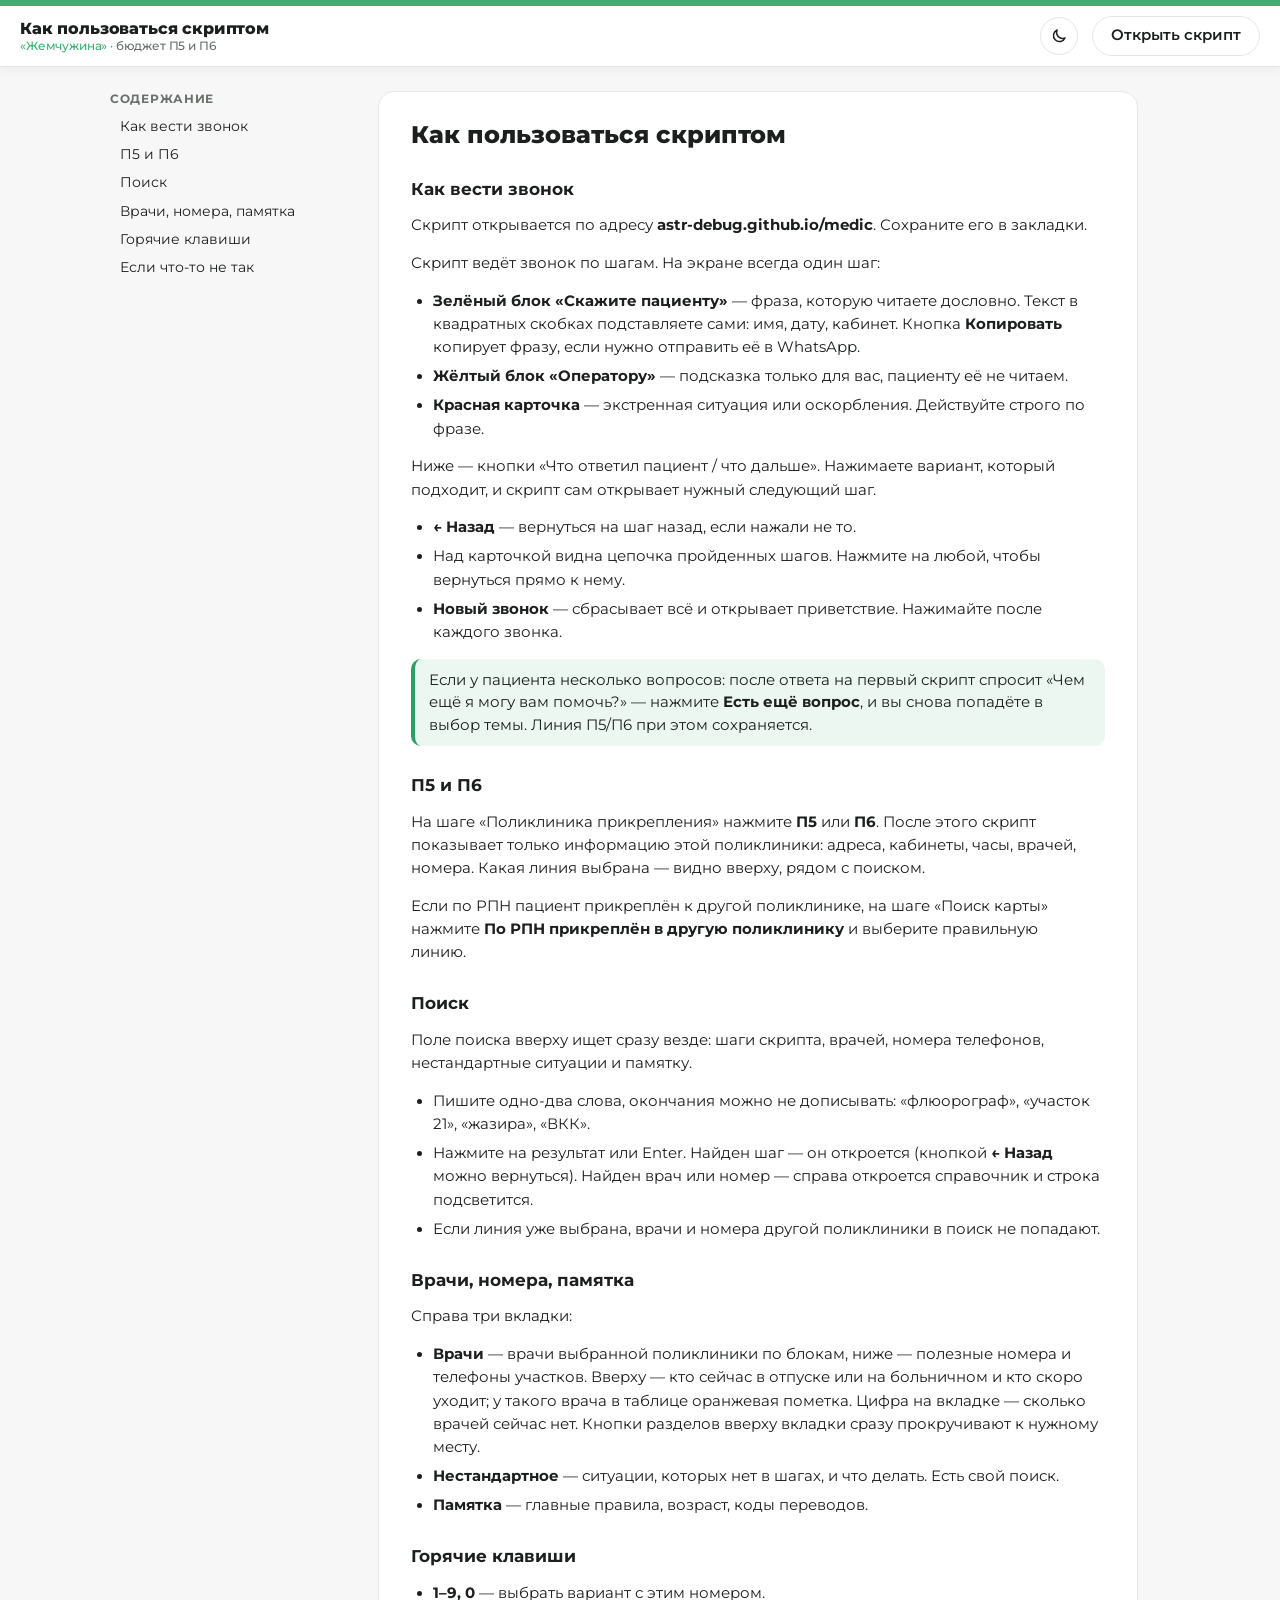
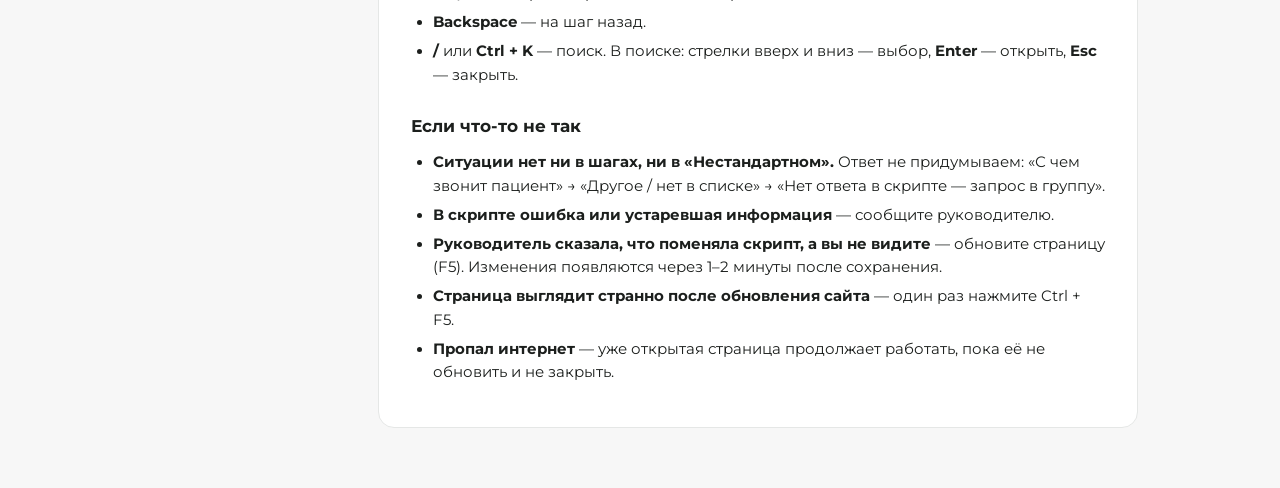
<file: help.html>
<!DOCTYPE html>
<html lang="ru">
<head>
<meta charset="utf-8">
<meta name="robots" content="noindex, nofollow, noarchive">
<meta name="viewport" content="width=device-width, initial-scale=1">
<title>Как пользоваться скриптом П5 и П6</title>
<link rel="preconnect" href="https://fonts.googleapis.com">
<link rel="preconnect" href="https://fonts.gstatic.com" crossorigin>
<link href="https://fonts.googleapis.com/css2?family=Montserrat:wght@400;500;600;700;800&display=swap" rel="stylesheet">
<link rel="stylesheet" href="style.css">
<link rel="stylesheet" href="theme.css">
<script src="theme.js"></script>
<style>
/* Руководство: оглавление слева, текст справа; на телефоне — одной колонкой. */
.top .brand{margin-right:auto}
.doc{display:grid;grid-template-columns:240px minmax(0,1fr);gap:28px;max-width:1100px;margin:0 auto;padding:24px 20px 60px}
@media (max-width:860px){.doc{grid-template-columns:1fr}}
.toc{position:sticky;top:90px;align-self:start;font-size:13.5px}
@media (max-width:860px){.toc{position:static}}
.toc p{font:700 12px var(--display);text-transform:uppercase;letter-spacing:.06em;color:var(--muted);margin:14px 0 6px}
.toc p:first-child{margin-top:0}
.toc a{display:block;padding:4px 10px;border-radius:8px;color:var(--ink);text-decoration:none}
.toc a:hover{background:var(--surface)}
article{background:var(--surface);border:1px solid var(--line);border-radius:16px;padding:28px 32px;max-width:760px}
@media (max-width:600px){article{padding:20px}}
article h2{font:800 24px/1.25 var(--display);margin:40px 0 6px;scroll-margin-top:90px;text-wrap:balance}
article h2:first-child{margin-top:0}
article h2 + .lead{color:var(--muted);margin:0 0 18px}
article h3{font:700 17px/1.3 var(--display);margin:28px 0 8px;scroll-margin-top:90px}
article p,article li{line-height:1.6;max-width:68ch}
article ol,article ul{padding-left:22px}
article li{margin-bottom:6px}
kbd{display:inline-block;font:600 12px var(--display);border:1px solid var(--line);border-bottom-width:2px;border-radius:5px;padding:0 6px;background:var(--bg)}
.tip{border-left:4px solid var(--say-line);background:var(--say-bg);border-radius:10px;padding:10px 14px;margin:12px 0}
.warn{border-left:4px solid var(--note-line);background:var(--note-bg);border-radius:10px;padding:10px 14px;margin:12px 0}
.ui{font-weight:700}
.sample{display:inline-block;padding:0 6px;border-radius:5px;font-size:13px;font-weight:700}
.sample.g{background:var(--say-bg);color:var(--say-line)} .sample.y{background:var(--note-bg);color:var(--note-line)} .sample.r{background:var(--danger-soft);color:var(--danger)}
hr{border:0;border-top:1px solid var(--line);margin:40px 0}
article .ttl{margin:0 0 6px}
article ul.blist{padding-left:22px}
</style>
</head>
<body>
<header class="top">
  <div class="brand"><span>Как пользоваться скриптом<small><span class="zh">«Жемчужина»</span> · бюджет П5 и П6</small></span></div>
  <button id="themeBtn" class="btn themebtn" type="button" aria-label="Сменить тему"></button>
  <a class="btn" href="./">Открыть скрипт</a>
</header>

<div class="doc">
<nav class="toc" id="toc" aria-label="Содержание"><p>Содержание</p></nav>

<article id="art"><h2 style="margin-top:0">Как пользоваться скриптом</h2><p class="empty">Загрузка…</p></article>
</div>
<script>
(function(){var v=Date.now();
 function load(src,cb){var x=document.createElement("script");x.src=src+"?v="+v;x.onload=cb;x.onerror=function(){document.getElementById("art").innerHTML="<p>Не удалось загрузить руководство. Обновите страницу.</p>";};document.body.appendChild(x);}
 load("blocks.js",function(){load("data.js",function(){
   var list=(typeof HELP!=="undefined"&&HELP)||[];
   document.getElementById("art").innerHTML='<h2 class="ttl">Как пользоваться скриптом</h2>'+blocksHtml(list,{h:"h3",ids:true});
   var t='<p>Содержание</p>';list.forEach(function(b,i){if(b.h!=null)t+='<a href="#s'+i+'">'+bEsc(b.h)+'</a>';});
   document.getElementById("toc").innerHTML=t;
 });});
})();
</script>
</body>
</html>
</file>
<file: style.css>
/* Раскладка: верхняя панель звонка, слева карточка текущего шага с кнопками перехода, справа справочник. */
:root{
  --bg:#f3f5f7; --surface:#ffffff; --ink:#17212b; --muted:#5d6b78; --line:#d9e0e6;
  --accent:#0f6e7a; --accent-ink:#ffffff;
  --say-bg:#e7f5ec; --say-line:#2f8a55; --note-bg:#fff6e0; --note-line:#c58a12;
  --p5:#1f5fbf; --p5-soft:#e5eefc; --p6:#8a3a9c; --p6-soft:#f4e8f7;
  --danger:#b3261e; --danger-soft:#fdecea;
  --display:"Onest","Segoe UI",system-ui,sans-serif; --body:"IBM Plex Sans","Segoe UI",system-ui,sans-serif;
  color-scheme:light;
}
@media (prefers-color-scheme: dark){
  :root:not([data-theme="light"]){
    --bg:#11171d; --surface:#1a222a; --ink:#e6ecf1; --muted:#9aa8b5; --line:#2c3743;
    --accent:#3fb3c0; --accent-ink:#0c1a1d;
    --say-bg:#16301f; --say-line:#4cb979; --note-bg:#2e2612; --note-line:#d9a63a;
    --p5:#6ea2f2; --p5-soft:#1a2a44; --p6:#c785d6; --p6-soft:#2f1d35;
    --danger:#f08a80; --danger-soft:#3a1b19;
    color-scheme:dark;
  }
}
:root[data-theme="dark"]{
  --bg:#11171d; --surface:#1a222a; --ink:#e6ecf1; --muted:#9aa8b5; --line:#2c3743;
  --accent:#3fb3c0; --accent-ink:#0c1a1d;
  --say-bg:#16301f; --say-line:#4cb979; --note-bg:#2e2612; --note-line:#d9a63a;
  --p5:#6ea2f2; --p5-soft:#1a2a44; --p6:#c785d6; --p6-soft:#2f1d35;
  --danger:#f08a80; --danger-soft:#3a1b19;
  color-scheme:dark;
}
*{box-sizing:border-box}
html,body{height:100%}
body{margin:0;background:var(--bg);color:var(--ink);font:15px/1.5 var(--body)}
button{font:inherit;color:inherit}
:focus-visible{outline:3px solid var(--accent);outline-offset:2px}
.top{position:sticky;top:0;z-index:5;display:flex;flex-wrap:wrap;align-items:center;gap:10px 14px;padding:10px 20px;background:var(--surface);border-bottom:1px solid var(--line)}
.brand{font:700 16px/1.2 var(--display)}
.brand small{display:block;font:500 12px var(--body);color:var(--muted)}
.chip{display:inline-flex;align-items:center;gap:6px;padding:4px 12px;border-radius:999px;font:600 13px var(--display);border:1px solid var(--line);color:var(--muted)}
.chip.p5{background:var(--p5-soft);color:var(--p5);border-color:var(--p5)}
.chip.p6{background:var(--p6-soft);color:var(--p6);border-color:var(--p6)}
.btn{border:1px solid var(--line);background:var(--surface);padding:7px 14px;border-radius:8px;cursor:pointer;font-weight:500}
.btn:hover{border-color:var(--accent)}
.btn.primary{background:var(--accent);color:var(--accent-ink);border-color:var(--accent);font-weight:600}
.btn:disabled{opacity:.45;cursor:default}
.wrap{display:grid;grid-template-columns:minmax(0,1fr) 380px;gap:20px;padding:20px;max-width:1400px;margin:0 auto}
@media (max-width:980px){.wrap{grid-template-columns:1fr}}
.trail{display:flex;flex-wrap:wrap;gap:4px 6px;font-size:13px;color:var(--muted);margin:0 0 10px}
.trail button{border:0;background:none;padding:0;color:var(--muted);cursor:pointer;text-decoration:underline;text-underline-offset:2px}
.trail span.sep{opacity:.6}
.card{background:var(--surface);border:1px solid var(--line);border-radius:14px;padding:22px 24px;border-top:5px solid var(--accent)}
.card:focus{outline:none}
.card.p5{border-top-color:var(--p5)} .card.p6{border-top-color:var(--p6)}
.card.danger{border-top-color:var(--danger)}
.kicker{font:600 12px var(--display);letter-spacing:.06em;text-transform:uppercase;color:var(--muted);margin:0 0 4px}
h1{font:700 24px/1.25 var(--display);margin:0 0 16px;text-wrap:balance}
.block{border-left:4px solid;border-radius:8px;padding:12px 16px;margin:0 0 12px;max-width:78ch}
.block h3{margin:0 0 4px;font:600 12px var(--display);letter-spacing:.05em;text-transform:uppercase}
.say{background:var(--say-bg);border-color:var(--say-line)}
.say h3{color:var(--say-line)}
.say p{font-size:17px;line-height:1.55;margin:0 0 6px}
.say p:last-child{margin:0}
.note{background:var(--note-bg);border-color:var(--note-line)}
.note h3{color:var(--note-line)}
.note p,.note li{margin:0 0 4px}
.note ul{margin:4px 0 0;padding-left:20px}
.danger-block{background:var(--danger-soft);border-color:var(--danger)}
.danger-block h3{color:var(--danger)}
.ph{background:rgba(127,127,127,.18);border-radius:4px;padding:0 4px;font-style:italic;white-space:nowrap}
.copy{float:right;border:0;background:none;color:var(--say-line);cursor:pointer;font-size:12px;font-weight:600;padding:0 0 0 8px}
.q{font:600 15px var(--display);margin:18px 0 10px}
.opts{display:grid;grid-template-columns:repeat(auto-fill,minmax(260px,1fr));gap:10px}
.opt{display:flex;align-items:flex-start;gap:10px;text-align:left;padding:12px 14px;border:1.5px solid var(--line);border-radius:10px;background:var(--surface);cursor:pointer;font-weight:500;min-height:52px}
.opt:hover{border-color:var(--accent);background:color-mix(in srgb,var(--accent) 7%,var(--surface))}
.opt .k{flex:none;display:inline-grid;place-items:center;width:24px;height:24px;border-radius:6px;background:var(--bg);border:1px solid var(--line);font:600 12px var(--display);color:var(--muted)}
.opt.p5{border-color:var(--p5);color:var(--p5);font:700 18px var(--display);justify-content:center;align-items:center;min-height:72px}
.opt.p6{border-color:var(--p6);color:var(--p6);font:700 18px var(--display);justify-content:center;align-items:center;min-height:72px}
.opt.p5:hover{background:var(--p5-soft)} .opt.p6:hover{background:var(--p6-soft)}
.opt.end{border-color:var(--accent);background:var(--accent);color:var(--accent-ink);font-weight:600}
.opt.end .k{background:transparent;color:inherit;border-color:currentColor}
.opt small{display:block;font-weight:400;font-size:12.5px;color:var(--muted)}
.opt.p5 small,.opt.p6 small{font:400 12.5px var(--body)}
.hint{font-size:12.5px;color:var(--muted);margin-top:14px}
aside{background:var(--surface);border:1px solid var(--line);border-radius:14px;align-self:start;position:sticky;top:76px;max-height:calc(100vh - 96px);display:flex;flex-direction:column}
@media (max-width:980px){aside{position:static;max-height:none}}
.tabs{display:flex;border-bottom:1px solid var(--line)}
.tabs button{flex:1;border:0;background:none;padding:12px 6px;cursor:pointer;font:600 13px var(--display);color:var(--muted);border-bottom:3px solid transparent}
.tabs button[aria-selected="true"]{color:var(--ink);border-bottom-color:var(--accent)}
.pane{padding:14px 16px;overflow:auto}
.pane h4{font:600 13px var(--display);margin:14px 0 6px}
.pane h4:first-child{margin-top:0}
.pane p{margin:0 0 8px;font-size:13.5px}
table{border-collapse:collapse;width:100%;font-size:13px}
th,td{text-align:left;vertical-align:top;padding:5px 6px;border-bottom:1px solid var(--line)}
th{font-weight:600;color:var(--muted);font-size:12px}
td.u{font-variant-numeric:tabular-nums;color:var(--muted);min-width:56px}
td.tel{font-variant-numeric:tabular-nums}
.nw{white-space:nowrap}
.search{width:100%;padding:8px 10px;border:1px solid var(--line);border-radius:8px;background:var(--bg);color:var(--ink);font:inherit;margin-bottom:10px}
details{border-bottom:1px solid var(--line);padding:8px 0}
details summary{cursor:pointer;font-weight:500;font-size:13.5px}
details div{font-size:13.5px;padding:6px 0 2px;color:var(--ink)}
.grp{font:600 11.5px var(--display);text-transform:uppercase;letter-spacing:.05em;color:var(--muted);margin:14px 0 2px}
.empty{color:var(--muted);font-size:13.5px}
@media (prefers-reduced-motion:no-preference){.card{animation:in .14s ease-out}@keyframes in{from{transform:translateY(3px)}to{transform:none}}}

/* Глобальный поиск в шапке */
.gs{position:relative;flex:1 1 280px;max-width:560px;margin-right:auto}
.gs input{width:100%;padding:8px 34px 8px 34px;border:1px solid var(--line);border-radius:8px;background:var(--bg);color:var(--ink);font:inherit}
.gs input:focus{border-color:var(--accent);outline:none;box-shadow:0 0 0 3px color-mix(in srgb,var(--accent) 22%,transparent)}
.gs-ic{position:absolute;left:11px;top:50%;transform:translateY(-50%);color:var(--muted);pointer-events:none}
.gs-k{position:absolute;right:9px;top:50%;transform:translateY(-50%);font:600 11px var(--display);color:var(--muted);border:1px solid var(--line);border-radius:4px;padding:0 5px;background:var(--surface);pointer-events:none}
.gs input:focus ~ .gs-k,.gs input:not(:placeholder-shown) ~ .gs-k{display:none}
.gsr{position:absolute;top:calc(100% + 6px);left:0;width:min(640px,calc(100vw - 32px));background:var(--surface);border:1px solid var(--line);border-radius:12px;box-shadow:0 12px 32px rgba(0,0,0,.16);max-height:70vh;overflow:auto;z-index:10;padding:6px}
.gsr .gh{font:600 11.5px var(--display);text-transform:uppercase;letter-spacing:.05em;color:var(--muted);margin:8px 10px 2px}
.gi{display:block;width:100%;text-align:left;border:0;background:none;padding:7px 10px;border-radius:8px;cursor:pointer;line-height:1.35}
.gi:hover,.gi[aria-selected="true"]{background:color-mix(in srgb,var(--accent) 11%,var(--surface))}
.gi b{font-weight:600}
.gi small{display:block;color:var(--muted);font-size:12.5px;margin-top:2px}
.gi .tag{display:inline-block;font:600 11px var(--display);color:var(--muted);margin-left:6px}
.gsr .empty{padding:8px 10px;margin:0}
mark{background:color-mix(in srgb,var(--note-line) 38%,transparent);color:inherit;border-radius:3px;padding:0 1px}
tr.hl td,p.hl,h4.hl,details.hl{background:var(--note-bg);transition:background 1.2s}

/* Быстрая навигация по справочнику врачей */
.qnav{position:sticky;top:-14px;z-index:2;display:flex;flex-wrap:wrap;gap:5px;margin:-14px -16px 12px;padding:10px 16px;background:var(--surface);border-bottom:1px solid var(--line)}
.qnav button{border:1px solid var(--line);background:var(--bg);border-radius:999px;padding:3px 10px;font:600 12px var(--display);color:var(--muted);cursor:pointer}
.qnav button:hover{border-color:var(--accent);color:var(--ink)}
.qnav button[aria-current="true"]{background:var(--accent);border-color:var(--accent);color:var(--accent-ink)}
.pane h4[data-sec]{scroll-margin-top:var(--qnav-h,96px)}

/* Блоки «подсказка» и «важно», списки (памятка, руководство) */
.tipb{border-left:4px solid var(--say-line);background:var(--say-bg);border-radius:10px;padding:10px 14px;margin:10px 0;line-height:1.55}
.tipb.warn{border-left-color:var(--note-line);background:var(--note-bg)}
.pane ul.blist{margin:4px 0 10px;padding-left:20px;font-size:13.5px}
.pane ul.blist li{margin-bottom:4px}

/* Отпуска и больничные во вкладке «Врачи» */
.absbox{border:1px solid var(--note-line);background:var(--note-bg);border-radius:12px;padding:10px 12px;margin:0 0 14px}
.abs-h{font:700 12px var(--display);text-transform:uppercase;letter-spacing:.05em;color:var(--note-line);margin:0 0 6px}
.abs-h.soon{color:var(--muted);margin-top:10px}
.abs-item{font-size:13.5px;margin:0 0 6px;line-height:1.4}
.abs-item.soon{color:var(--muted)}
.abs-item.soon b{color:var(--ink)}
.abs-note{display:block;font-size:12.5px;color:var(--muted)}
.absbadge{display:inline-block;font:600 11px/1.3 var(--display);border-radius:999px;padding:2px 7px;margin-top:3px;white-space:nowrap}
.absbadge.now{background:#f59e0b;color:#1f1300}
.absbadge.soon{background:var(--bg);color:var(--muted);border:1px solid var(--line)}
.tabcount{display:inline-grid;place-items:center;min-width:18px;height:18px;padding:0 5px;border-radius:999px;background:#f59e0b;color:#1f1300;font:700 11px var(--display);margin-left:4px;vertical-align:1px}
.abs-item.hl{background:color-mix(in srgb,var(--note-line) 18%,transparent);border-radius:6px}

/* Руководство поверх страницы (helpview.js) */
html.hv-open{overflow:hidden}
.hv{position:fixed;inset:0;z-index:40;background:var(--bg);overflow:auto}
.hv-bar{position:sticky;top:0;z-index:2;display:flex;align-items:center;gap:14px;padding:12px 20px;background:var(--surface);border-bottom:1px solid var(--line);border-top:6px solid var(--brand,var(--accent))}
.hv-title{font:800 17px var(--display)}
.hv-doc{display:grid;grid-template-columns:240px minmax(0,1fr);gap:28px;max-width:1100px;margin:0 auto;padding:24px 20px 60px}
@media (max-width:860px){.hv-doc{grid-template-columns:1fr}}
.hv-toc{position:sticky;top:84px;align-self:start;font-size:13.5px}
@media (max-width:860px){.hv-toc{position:static}}
.hv-toc p{font:700 12px var(--display);text-transform:uppercase;letter-spacing:.06em;color:var(--muted);margin:14px 0 6px}
.hv-toc p:first-child{margin-top:0}
.hv-toc a{display:block;padding:4px 10px;border-radius:8px;color:var(--ink);text-decoration:none}
.hv-toc a:hover{background:var(--surface)}
.hv-art{background:var(--surface);border:1px solid var(--line);border-radius:16px;padding:28px 32px;max-width:760px}
@media (max-width:600px){.hv-art{padding:20px}}
.hv-art h2{font:800 24px/1.25 var(--display);margin:40px 0 6px;scroll-margin-top:84px;text-wrap:balance}
.hv-art h2:first-child{margin-top:0}
.hv-art h2 + .lead{color:var(--muted);margin:0 0 18px}
.hv-art h3{font:700 17px/1.3 var(--display);margin:28px 0 8px;scroll-margin-top:84px}
.hv-art p,.hv-art li{line-height:1.6;max-width:68ch}
.hv-art ol,.hv-art ul{padding-left:22px}
.hv-art li{margin-bottom:6px}
.hv-art .tip{border-left:4px solid var(--say-line);background:var(--say-bg);border-radius:10px;padding:10px 14px;margin:12px 0}
.hv-art .warn{border-left:4px solid var(--note-line);background:var(--note-bg);border-radius:10px;padding:10px 14px;margin:12px 0}
.hv-art .ui{font-weight:700}
.hv-art kbd{display:inline-block;font:600 12px var(--display);border:1px solid var(--line);border-bottom-width:2px;border-radius:5px;padding:0 6px;background:var(--bg)}
</file>
<file: theme.css>
/* Тема по сайту «Жемчужина Стомед»: фирменный зелёный, синий из логотипа, светло-серый фон, Montserrat, кнопки-«таблетки».
   Подключается после style.css и переопределяет токены и несколько деталей. */
:root{
  --brand:#3dad72; --brand-blue:#0088d0;
  --bg:#f7f7f7; --surface:#ffffff; --ink:#1c1f1d; --muted:#6a706c; --line:#e5e7e6;
  --accent:#2f9e64; --accent-ink:#ffffff;
  --say-bg:#ebf7f0; --say-line:#2f9e64; --note-bg:#fff7e6; --note-line:#d08a17;
  --p5:#0079bb; --p5-soft:#e5f3fb; --p6:#8a3f97; --p6-soft:#f4e9f6;
  --danger:#c62828; --danger-soft:#fdecec;
  --display:"Montserrat","Segoe UI",system-ui,sans-serif; --body:"Montserrat","Segoe UI",system-ui,sans-serif;
}
@media (prefers-color-scheme: dark){
  :root:not([data-theme="light"]){
    --bg:#111513; --surface:#1a201d; --ink:#e8eeea; --muted:#9daaa2; --line:#2a332e;
    --accent:#4cc185; --accent-ink:#0b1a12;
    --say-bg:#15301f; --say-line:#4cc185; --note-bg:#2f2611; --note-line:#e0a640;
    --p5:#4fb3ea; --p5-soft:#11283a; --p6:#cf8ad9; --p6-soft:#2d1b31;
    --danger:#f28b82; --danger-soft:#3a1a19;
  }
}
:root[data-theme="dark"]{
  --bg:#111513; --surface:#1a201d; --ink:#e8eeea; --muted:#9daaa2; --line:#2a332e;
  --accent:#4cc185; --accent-ink:#0b1a12;
  --say-bg:#15301f; --say-line:#4cc185; --note-bg:#2f2611; --note-line:#e0a640;
  --p5:#4fb3ea; --p5-soft:#11283a; --p6:#cf8ad9; --p6-soft:#2d1b31;
  --danger:#f28b82; --danger-soft:#3a1a19;
}
body{font-size:14.5px}

/* Шапка: зелёная полоса сверху, как на сайте клиники, ниже белая панель */
.top{border-top:6px solid var(--brand);box-shadow:0 2px 12px rgba(0,0,0,.05);border-bottom:1px solid var(--line)}
.brand{font-weight:800;letter-spacing:-.01em}
.brand small{font-weight:500}
.brand .zh{color:var(--brand)}
.btn{border-radius:999px;padding:8px 18px;font-weight:600}
.btn.primary{background:var(--brand);border-color:var(--brand);color:#fff}
.btn.primary:hover{background:#34a067;border-color:#34a067}
.gs input{border-radius:999px;background:var(--bg);border-color:var(--line)}
.gs input:focus{border-color:var(--brand);box-shadow:0 0 0 3px color-mix(in srgb,var(--brand) 25%,transparent)}
.chip{border-radius:999px}

/* Карточка шага */
.card{border-radius:16px;border:1px solid var(--line);border-top:5px solid var(--brand);box-shadow:0 6px 24px rgba(0,0,0,.05)}
.card.p5{border-top-color:var(--p5)} .card.p6{border-top-color:var(--p6)} .card.danger{border-top-color:var(--danger)}
.kicker{color:var(--accent);letter-spacing:.07em}
h1{font-weight:800;letter-spacing:-.015em}
.block{border-radius:12px}
.say p{font-weight:500}
.opt{border-radius:14px;font-weight:600}
.opt:hover{border-color:var(--brand);background:color-mix(in srgb,var(--brand) 7%,var(--surface))}
.opt .k{border-radius:50%}
.opt.end{background:var(--brand);border-color:var(--brand);color:#fff}
.q{font-weight:700}

/* Боковая панель */
aside{border-radius:16px;box-shadow:0 6px 24px rgba(0,0,0,.04)}
.tabs button{font-weight:700}
.tabs button[aria-selected="true"]{border-bottom-color:var(--brand)}
.qnav button{font-weight:600}
.qnav button[aria-current="true"]{background:var(--brand);border-color:var(--brand);color:#fff}
.pane h4{font-weight:800}
.search{border-radius:999px}

a.btn{text-decoration:none;color:var(--ink);display:inline-flex;align-items:center}

.btn.themebtn{padding:0;width:38px;height:38px;justify-content:center;display:inline-flex;align-items:center}
</file>
